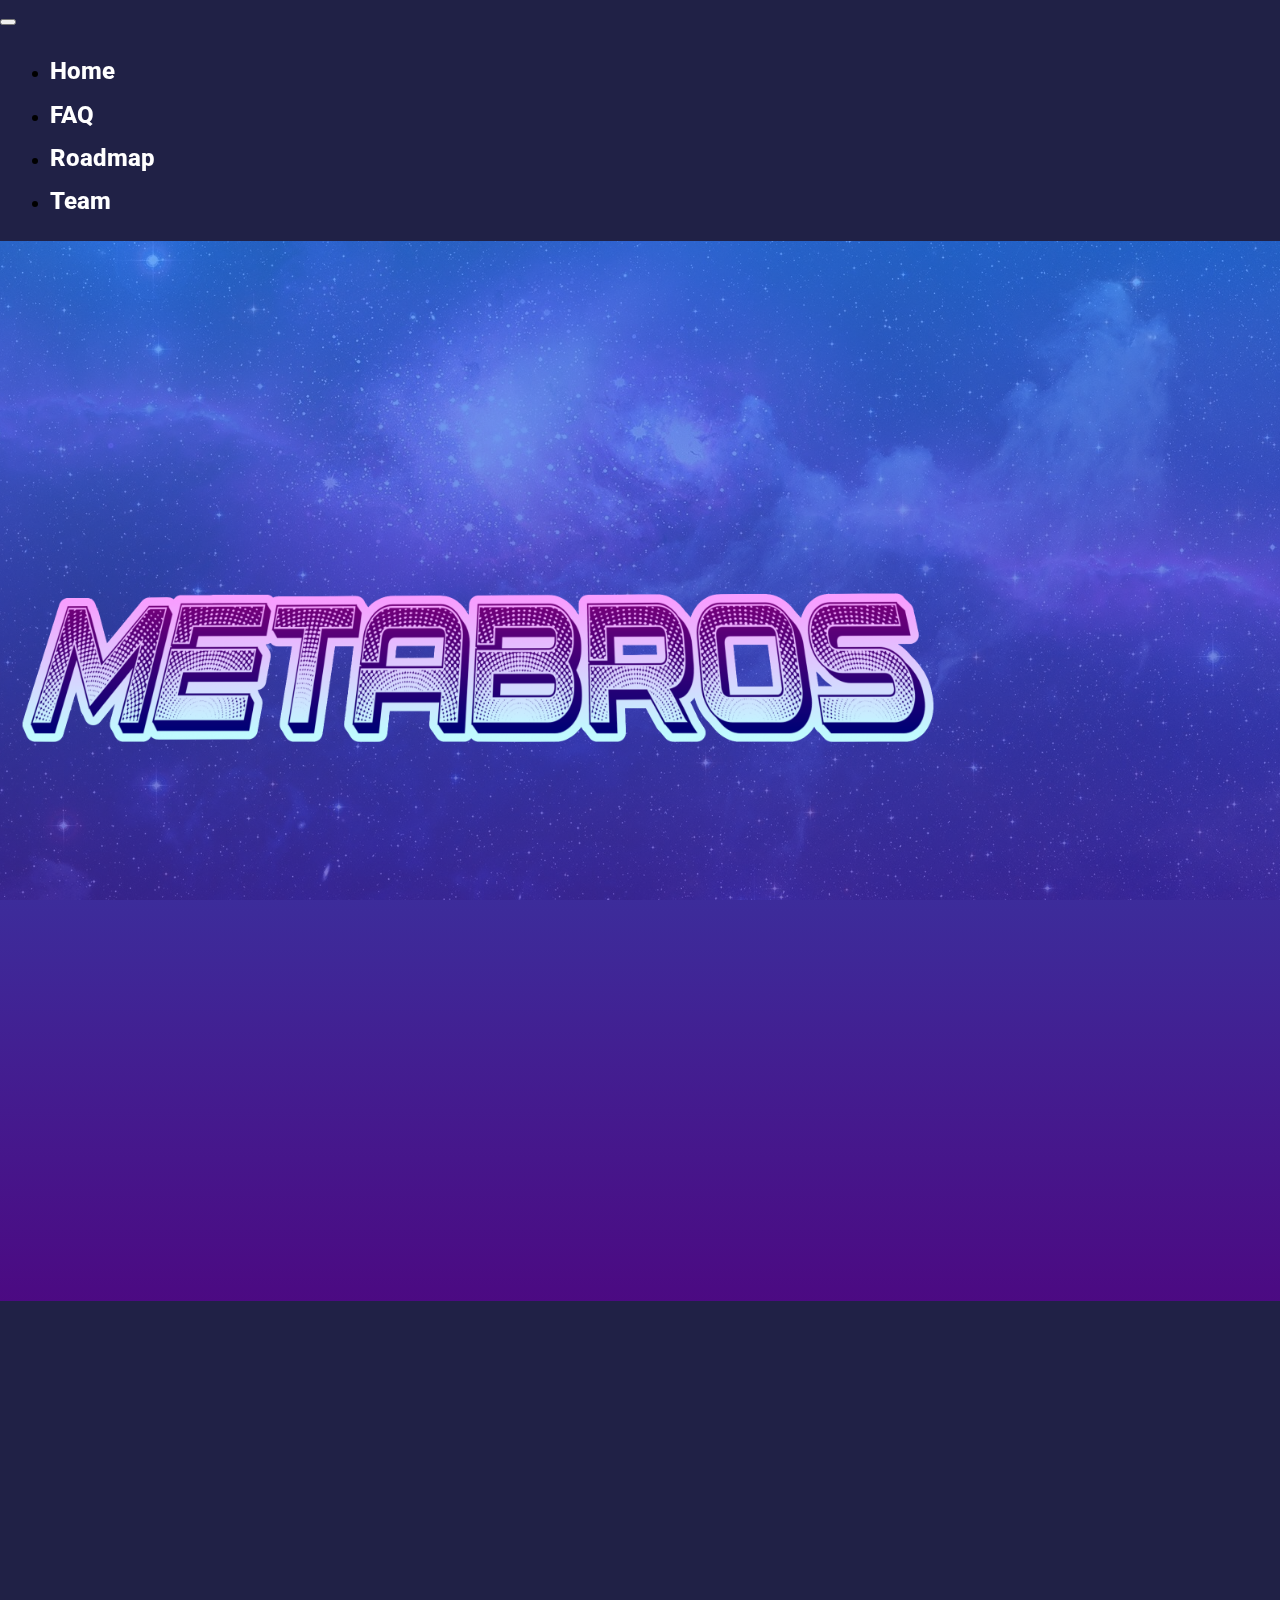
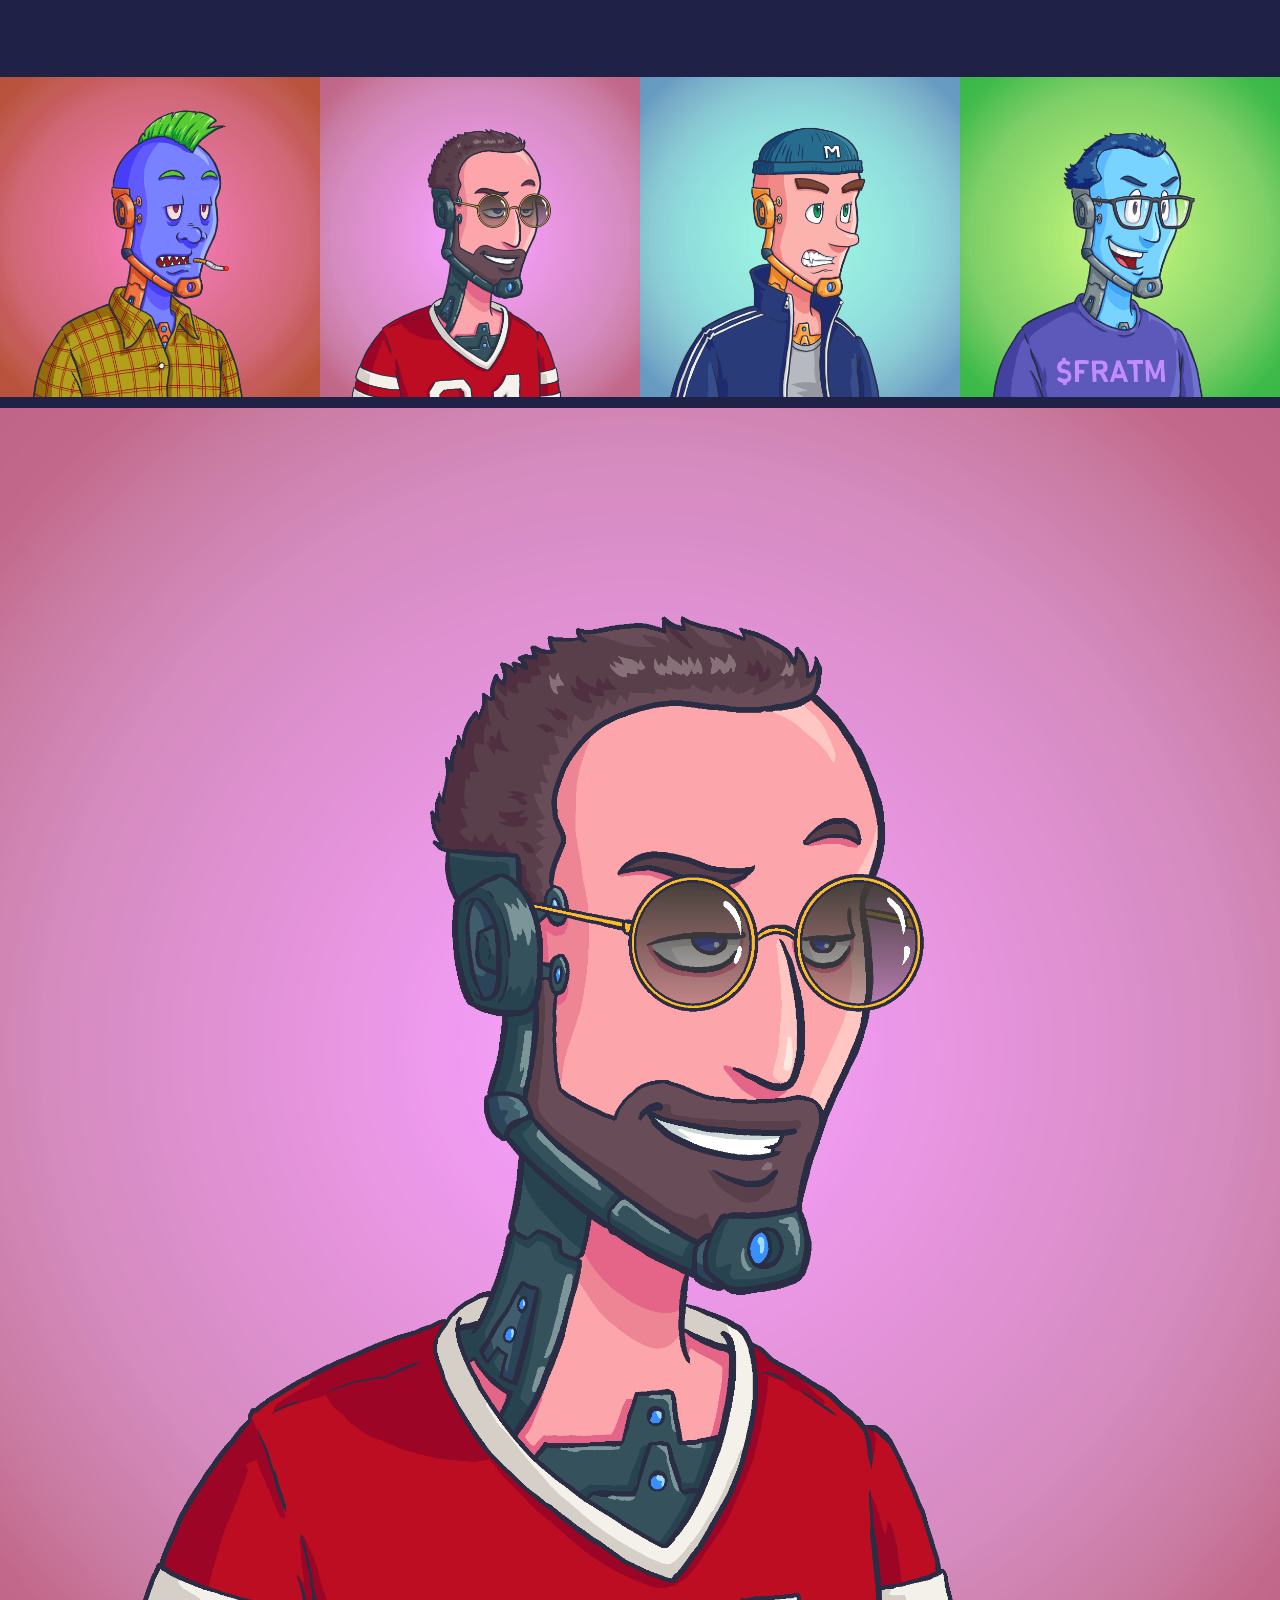
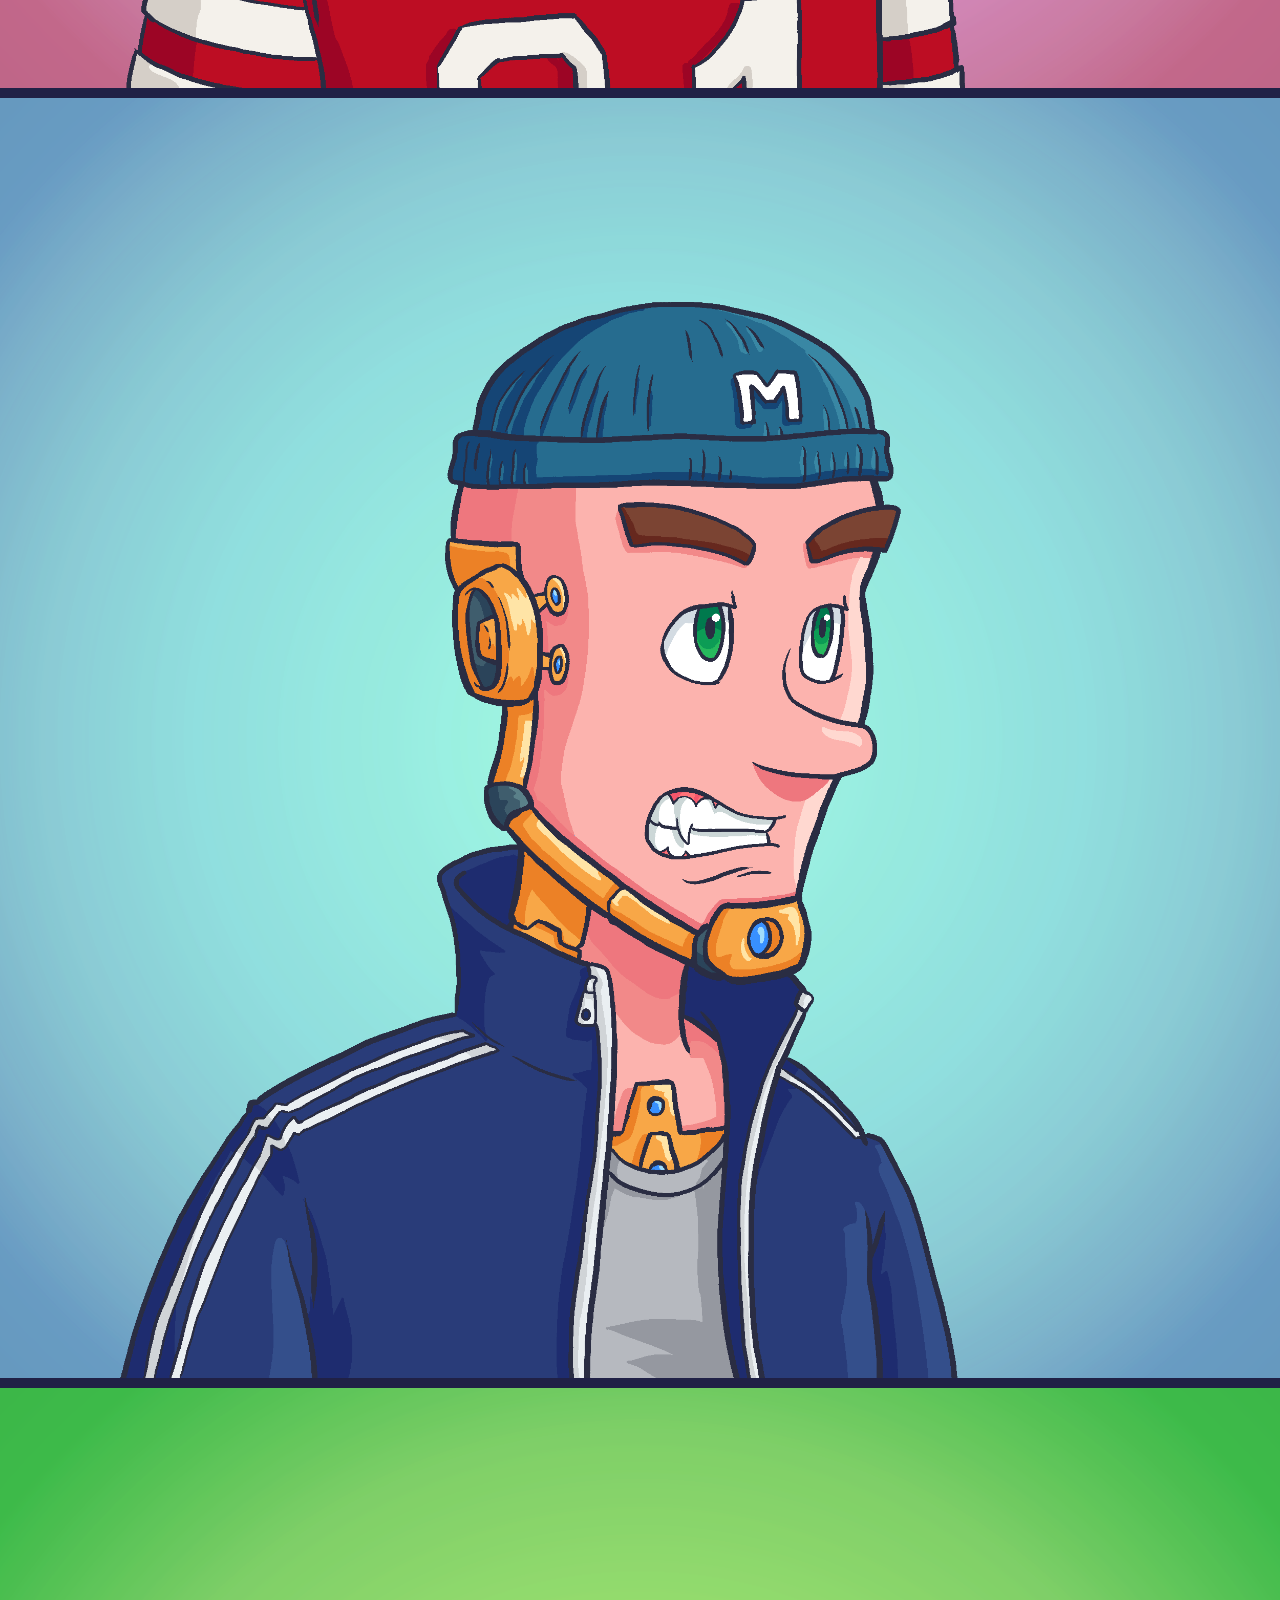
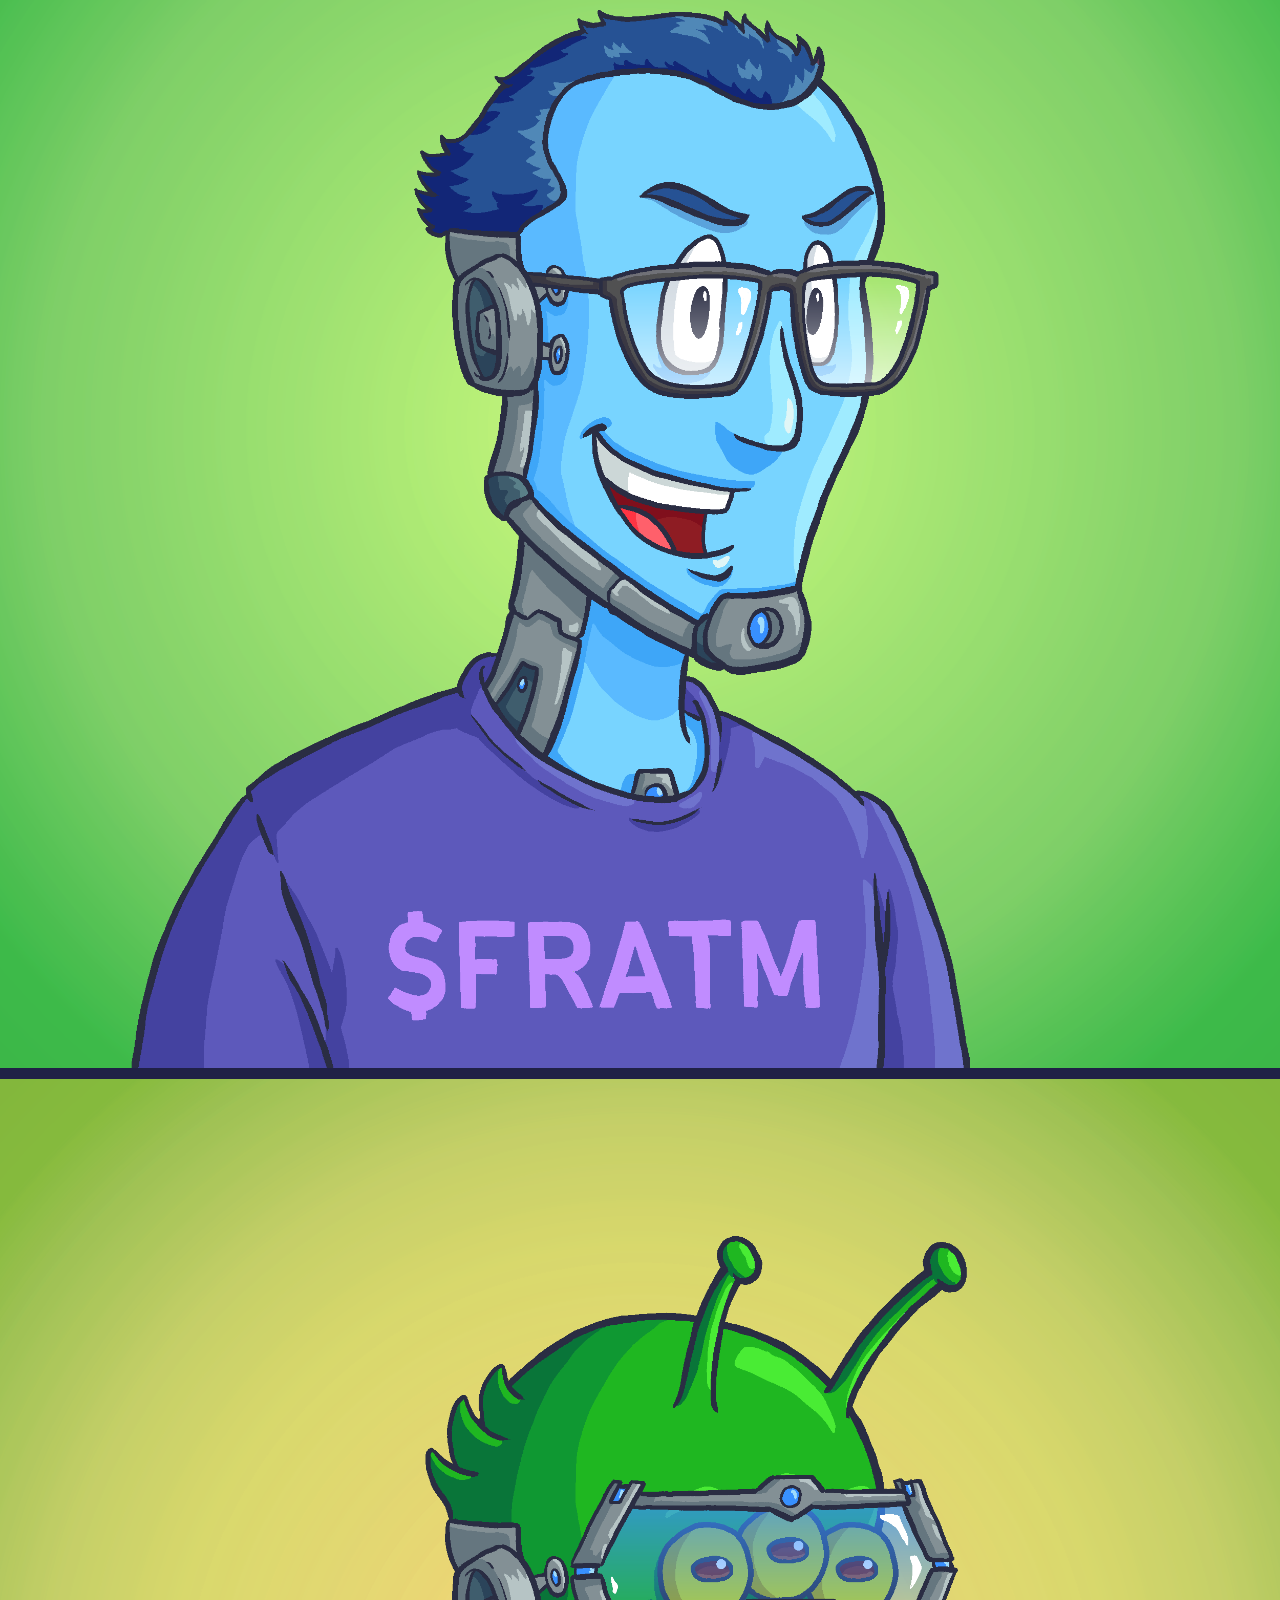
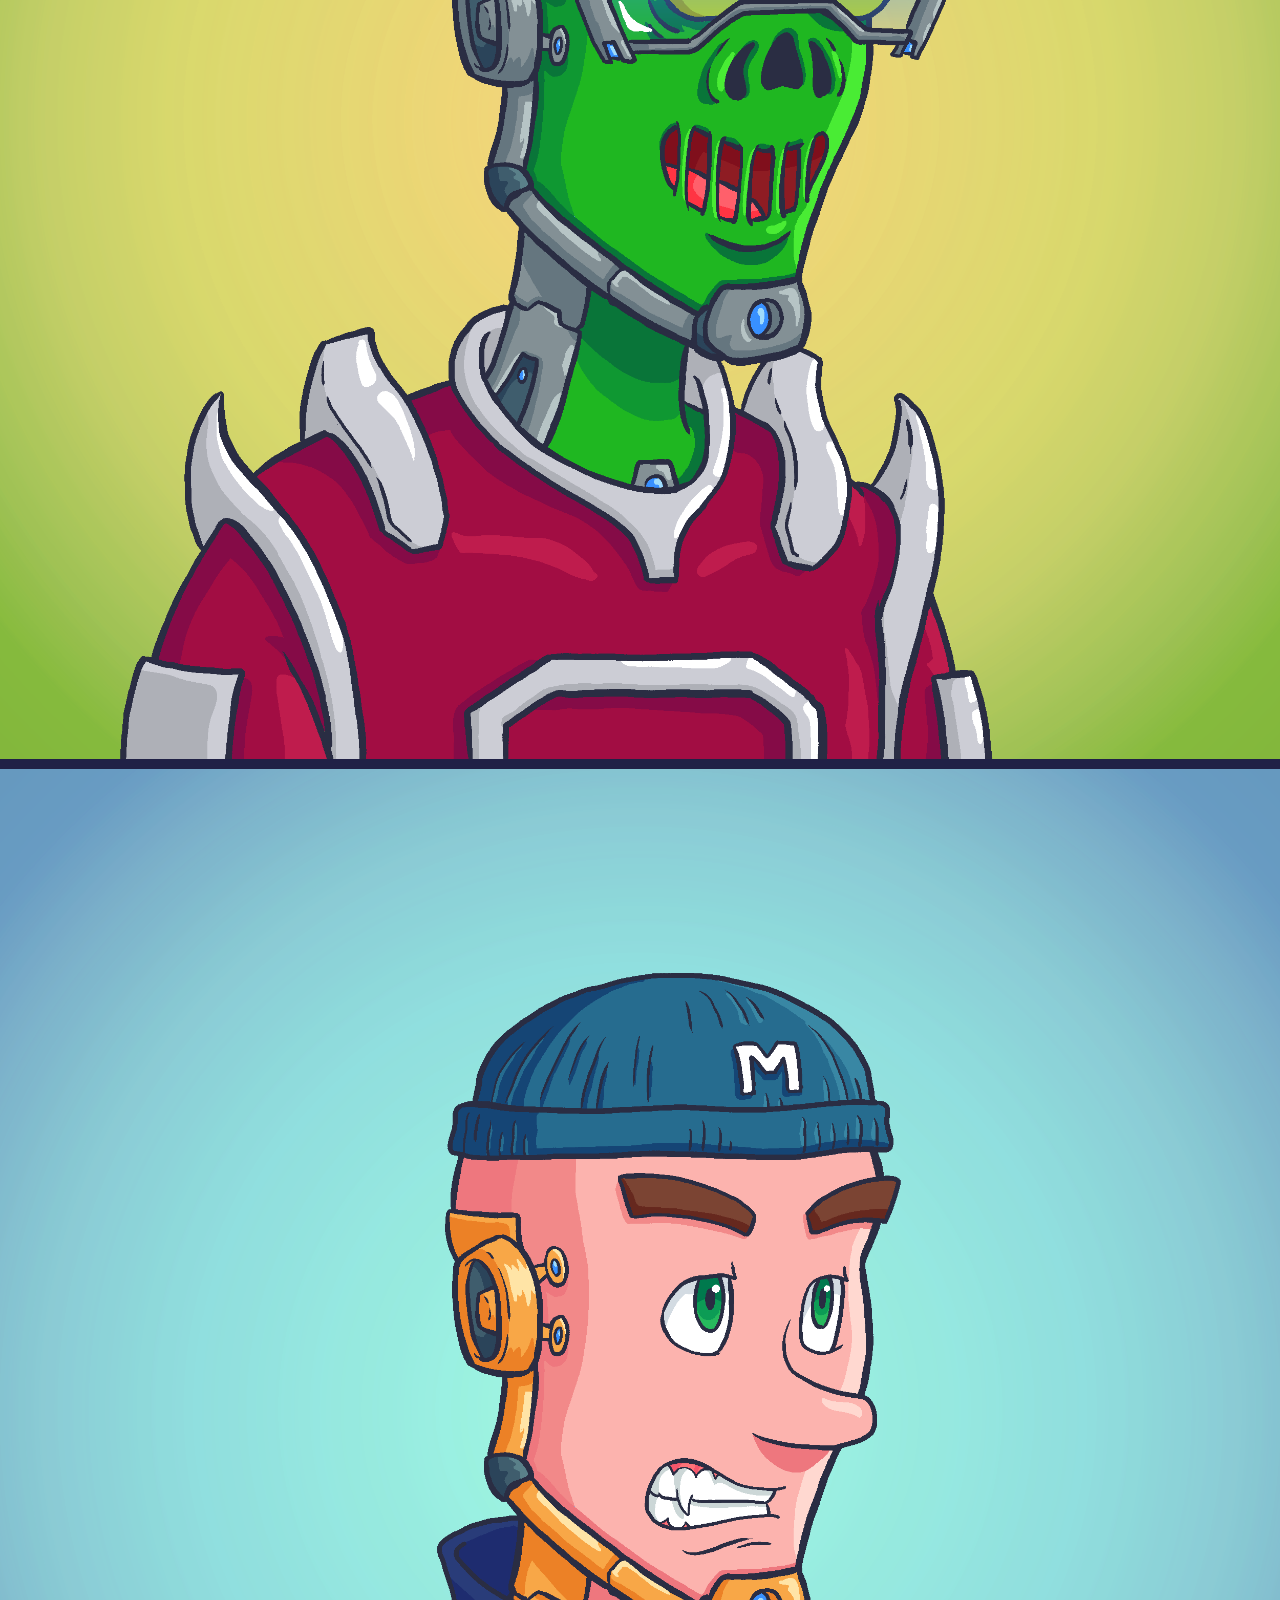
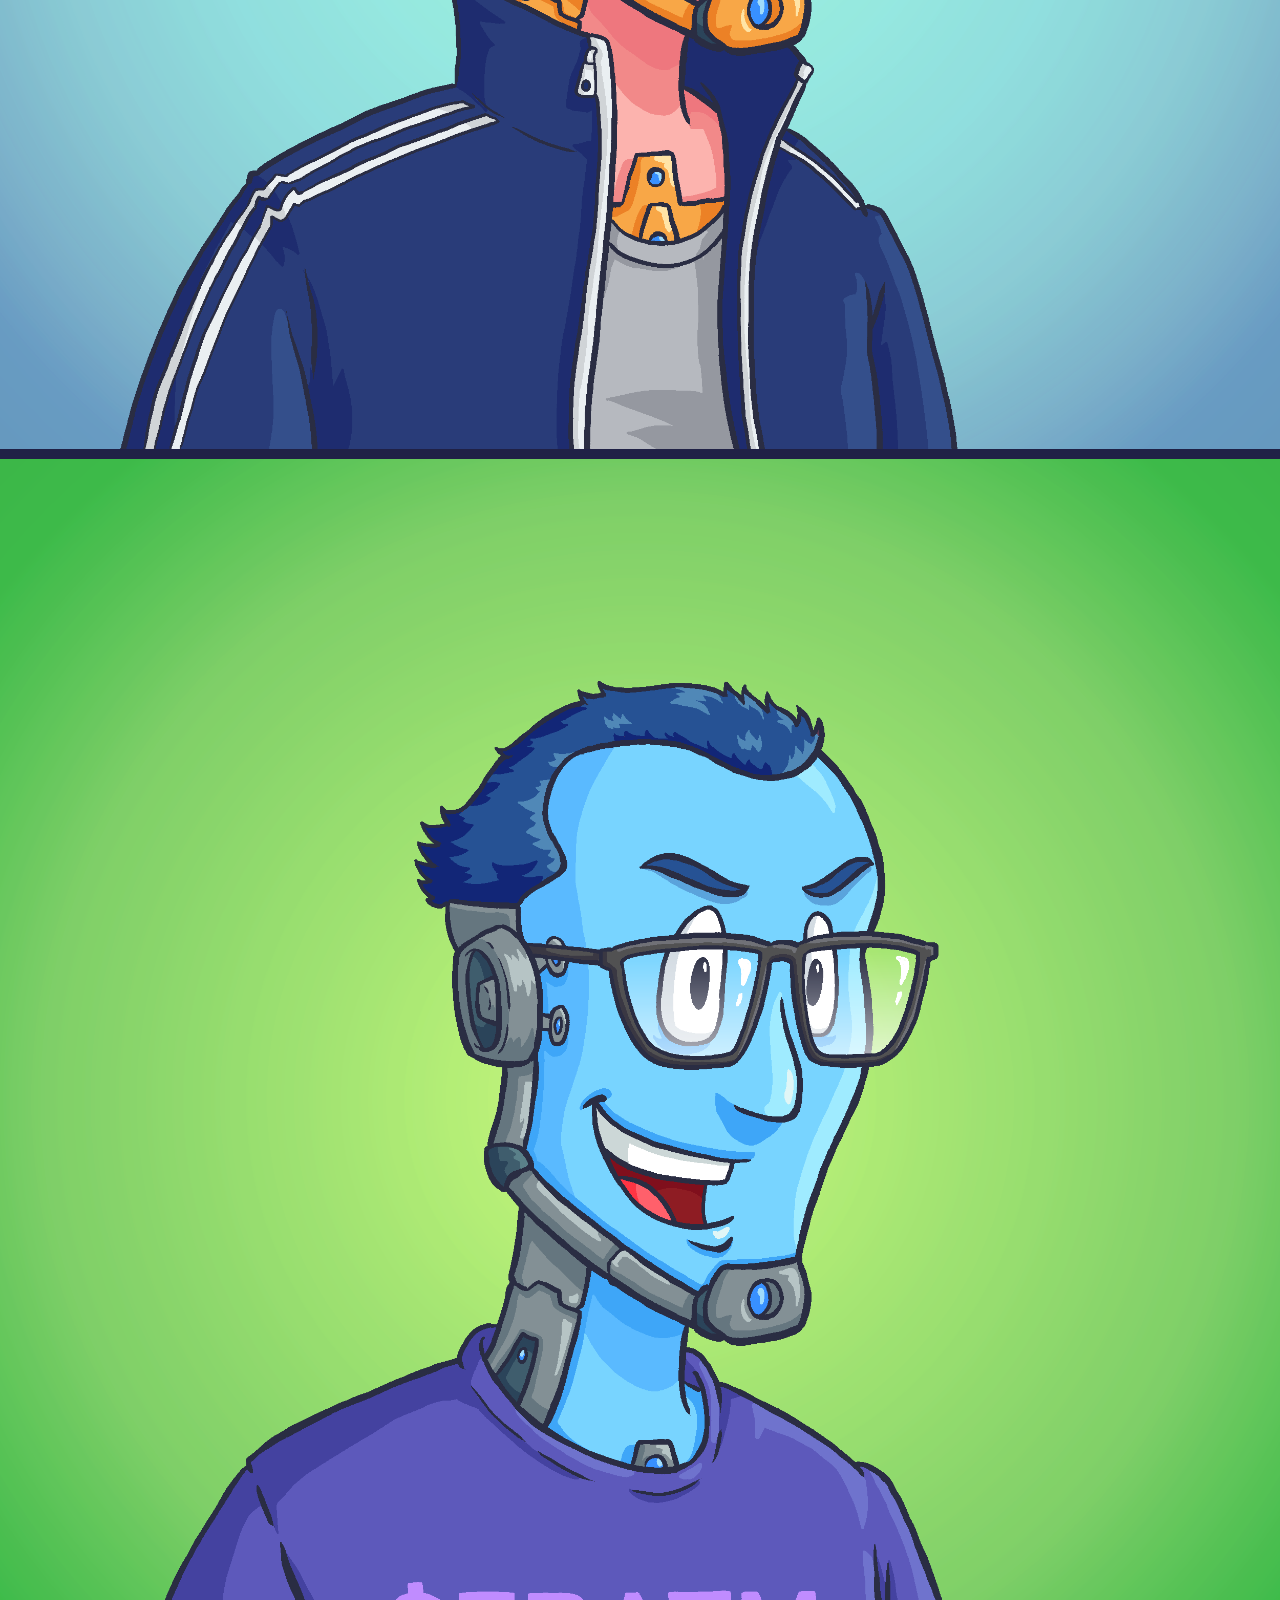
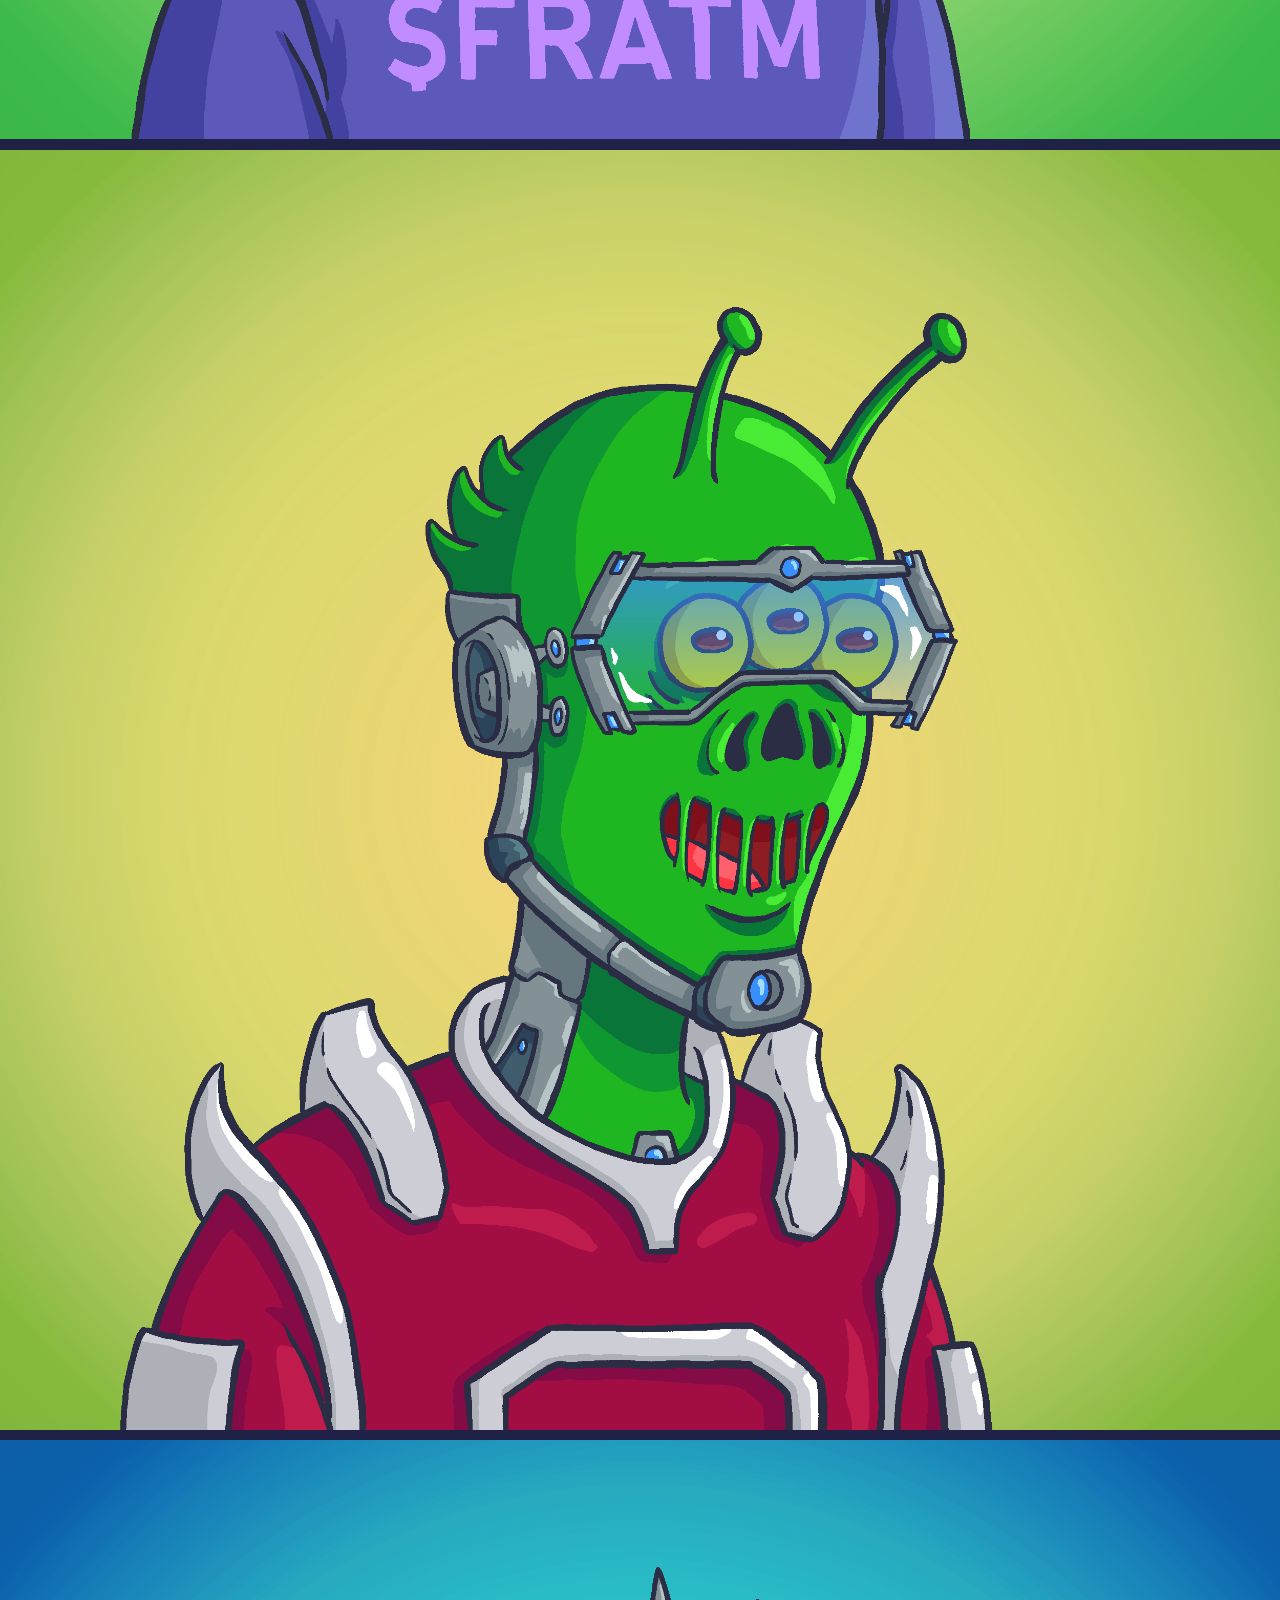
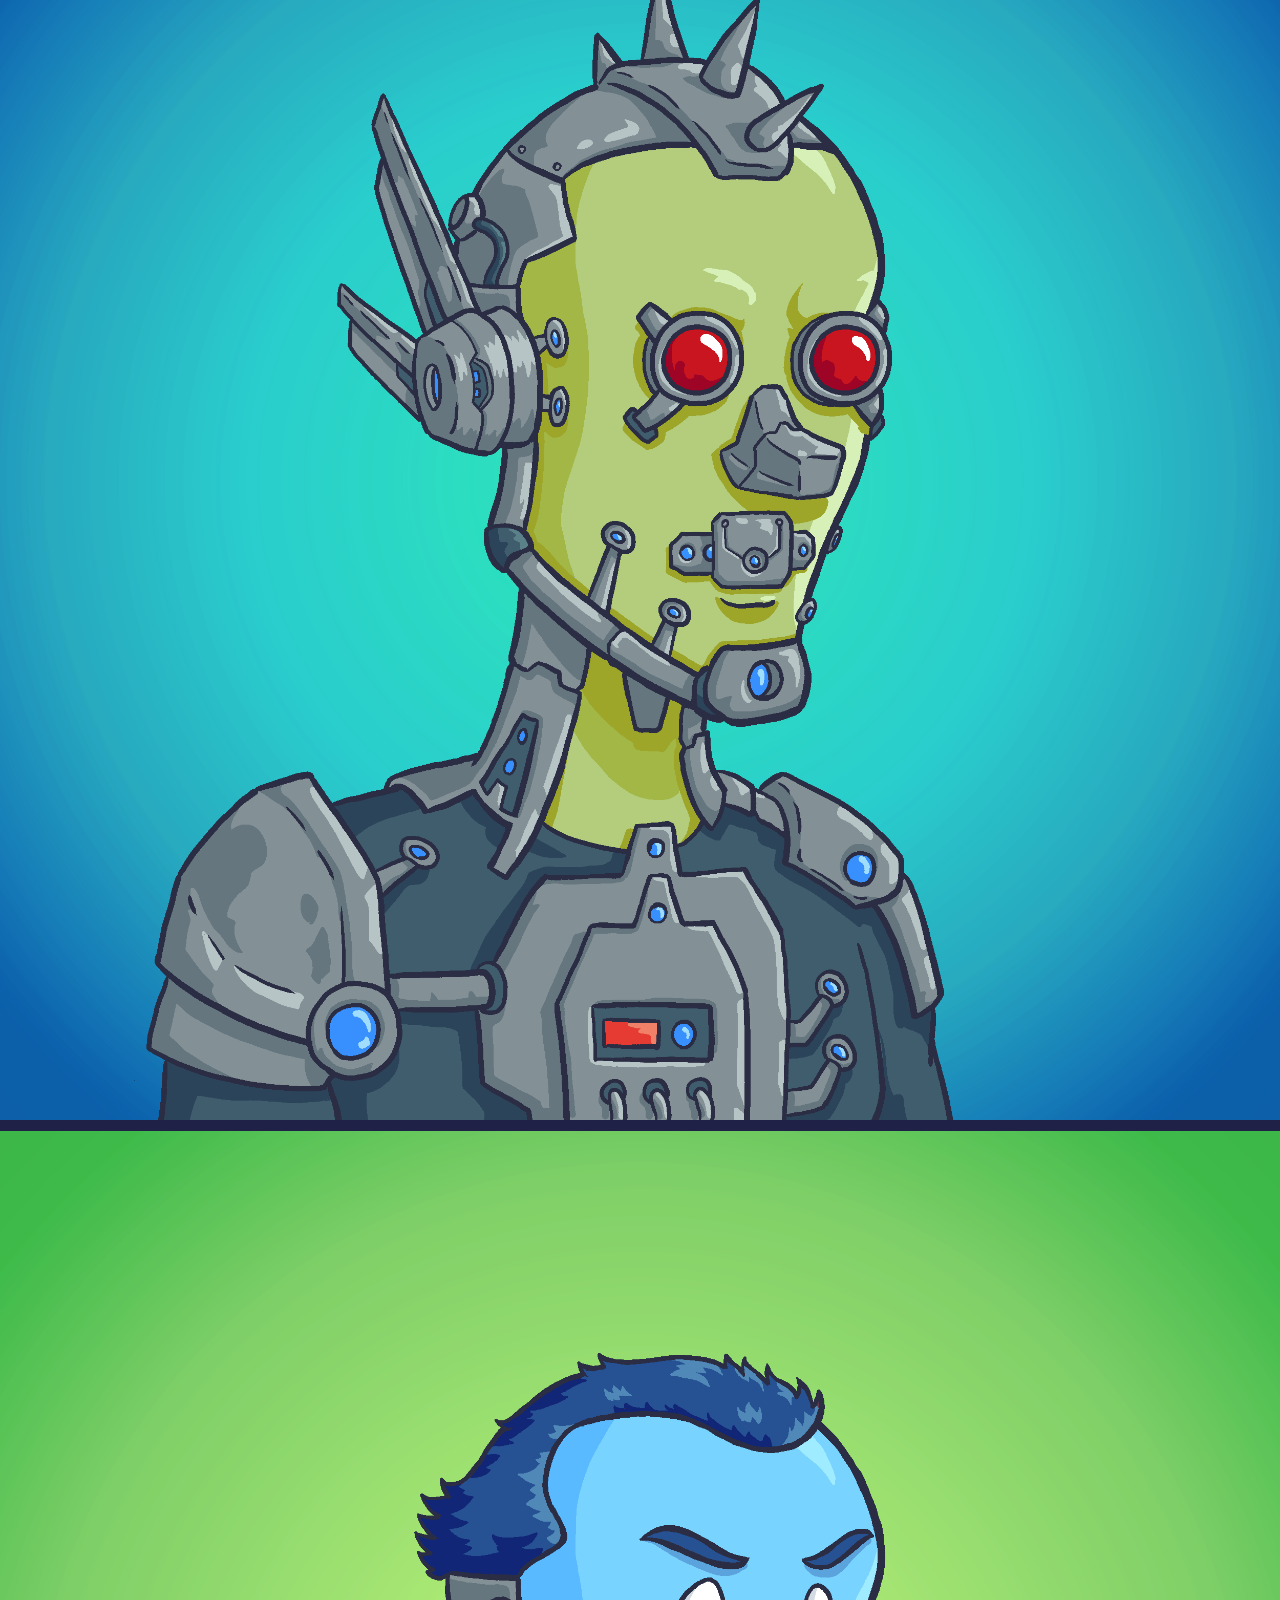
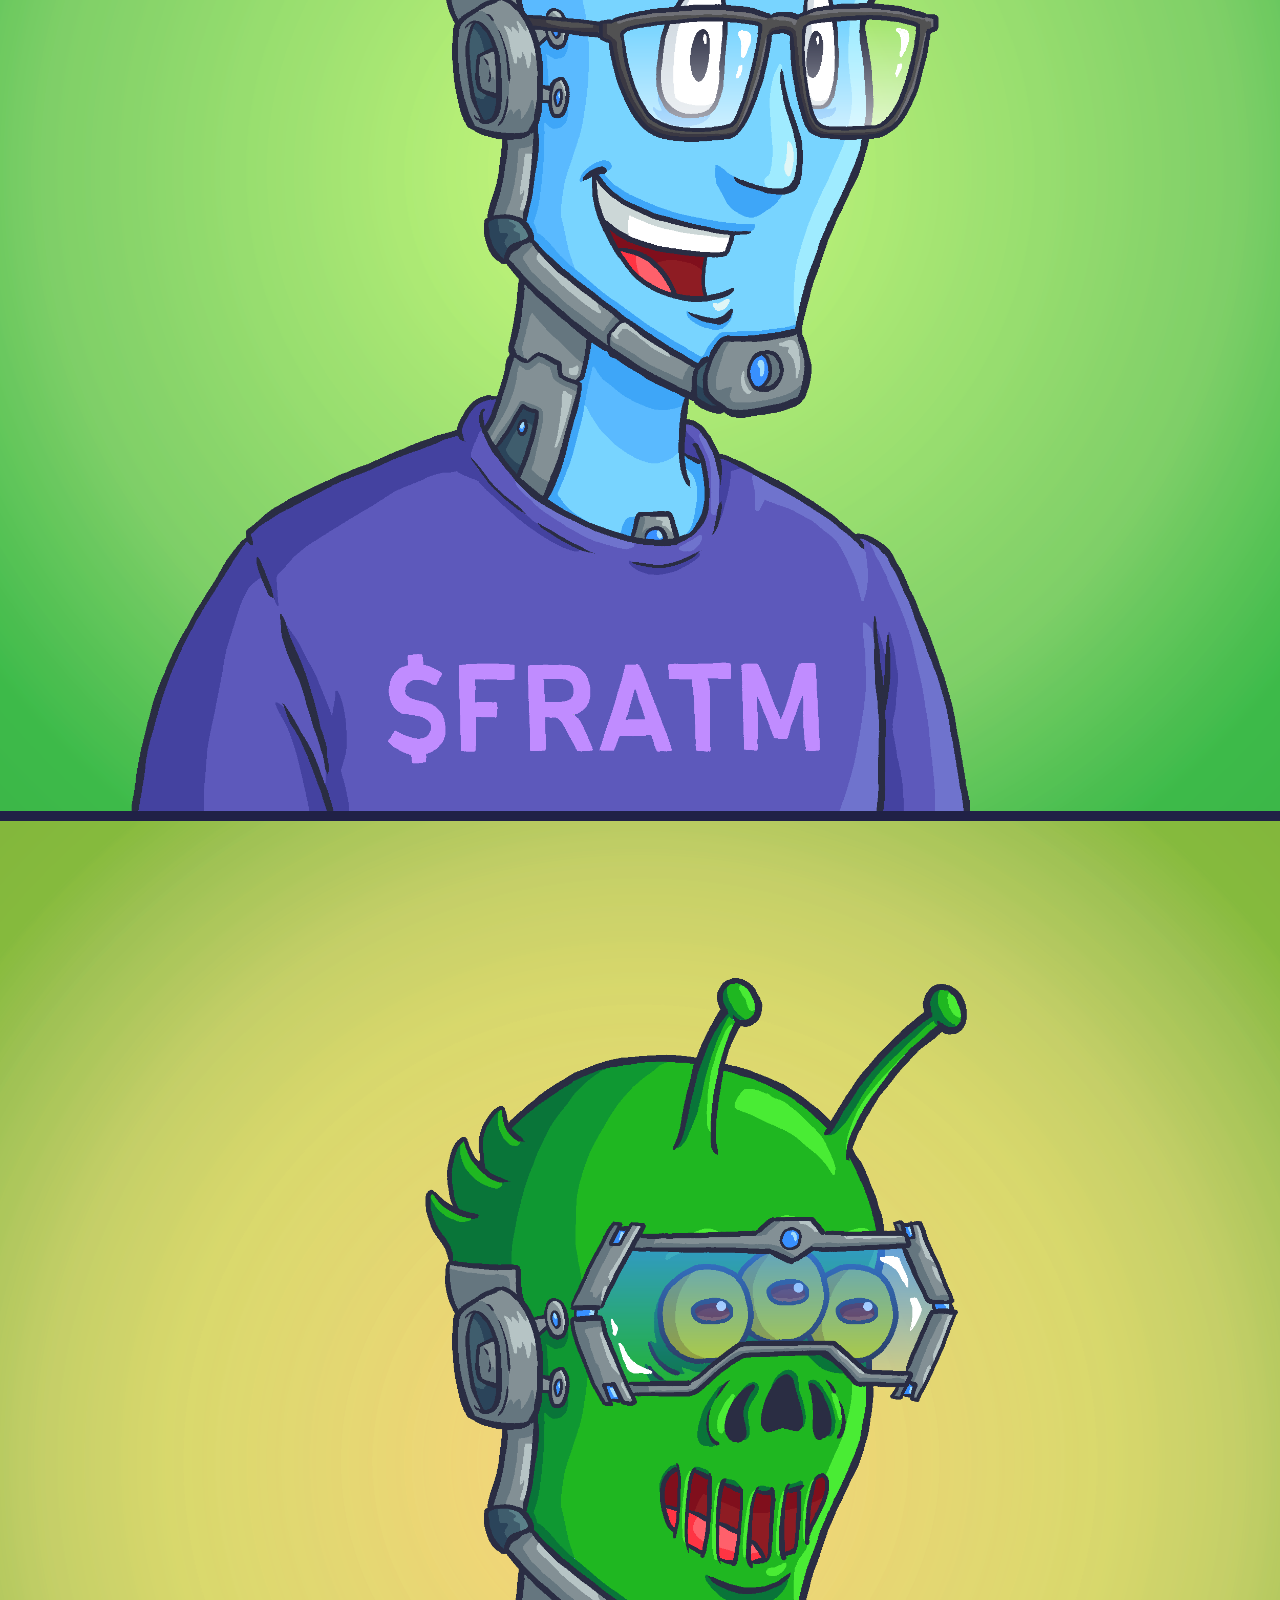
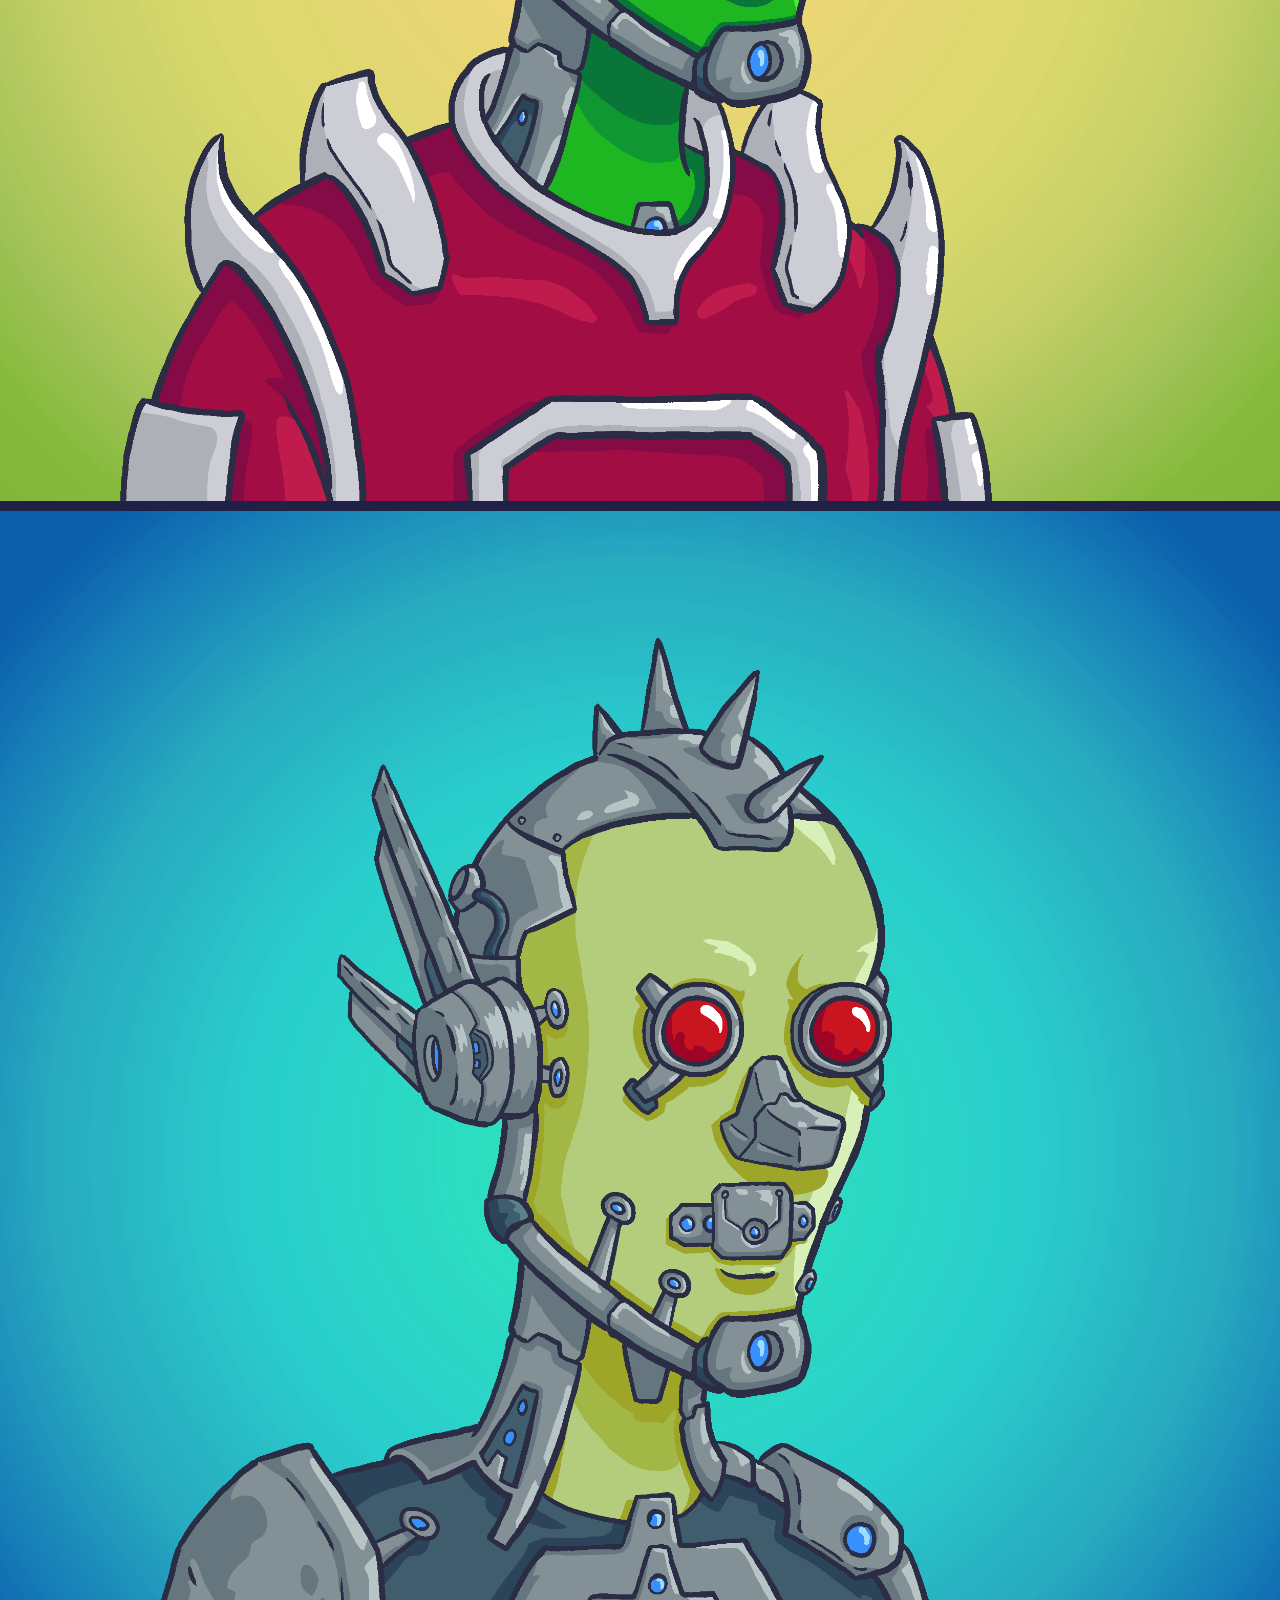
<file: WebContent/index.html>
<!doctype html>
<html lang="en">

<head>
    <!-- Required meta tags -->
    <meta charset="utf-8">
    <meta name="viewport" content="width=device-width, initial-scale=1">

    <!-- Bootstrap CSS -->
    <link href="https://cdn.jsdelivr.net/npm/bootstrap@5.1.3/dist/css/bootstrap.min.css" rel="stylesheet" integrity="sha384-1BmE4kWBq78iYhFldvKuhfTAU6auU8tT94WrHftjDbrCEXSU1oBoqyl2QvZ6jIW3" crossorigin="anonymous">

    <link href="https://unpkg.com/aos@2.3.1/dist/aos.css" rel="stylesheet">

    <link rel="stylesheet" href="css/style.css">
    <link rel="stylesheet" href="css/line-icons.css">
    <link href='https://unpkg.com/boxicons@2.1.2/css/boxicons.min.css' rel='stylesheet'>

    <title>Metabros NFT</title>
</head>

<body data-bs-spy="scroll" data-bs-target=".navbar">

    <!-- navbar -->
    <nav class="navbar fixed-top navbar-expand-lg navbar-dark bg-transparent" data-aos="fade-down">
        <div class="container-fluid">
            <button class="navbar-toggler" type="button" data-bs-toggle="collapse" data-bs-target="#navbarNav" aria-controls="navbarNav" aria-expanded="false" aria-label="Toggle navigation">
            <span class="navbar-toggler-icon"></span>
          </button>
            <div class="collapse navbar-collapse" id="navbarNav">
                <ul class="navbar-nav ms-auto">
                    <li class="nav-item">
                        <a class="nav-link" href="#home">Home</a>
                    </li>
                    <li class="nav-item">
                        <a class="nav-link" href="#faq">FAQ</a>
                    </li>
                    <li class="nav-item">
                        <a class="nav-link" href="#roadmap">Roadmap</a>
                    </li>
                    <li class="nav-item">
                        <a class="nav-link" href="#team">Team</a>
                    </li>
                </ul>
            </div>
        </div>
    </nav>

    <!-- hero -->
    <section id="home" class="bg-cover hero-section" style="background-image: url('images/stars_bk.jpg');">
        <div class="overlay"></div>
        <div class="container text-white text-center">
            <div class="row mb-4">
                <div class="col-12">
                    <img class="title_img" src="images/logo2.png" data-aos="zoom-in">
                </div>
            </div>
            <div class="row">
                <div class="col-12">
                    <h1 class="display-4" data-aos="zoom-in">
                        The NFT collection from space!
                    </h1>
                    <p class="my-4" data-aos="fade-up">Collect the crazy Metabros dudes and earn tokens staking them in our Metaverse</p>
                    <a href="#" class="btn btn-main" data-aos="fade-up">Join the Syndicate</a>
                </div>
            </div>
        </div>

    </section>

    <!-- socials -->
    <section id="socials" class="socials text-white text-center">
        <div class="container text-center">
            <div class="row text-center" data-aos="fade-up">
                <div class="col-4">
                    <a href="https://discord.gg/9yqrhfcGdm" target="_blank"><i class='bx bxl-discord-alt'></i></a>
                </div>
                <div class="col-4">
                    <a href="https://twitter.com/MetaBrosGalaxy" target="_blank"><i class='bx bxl-twitter' ></i></a>
                </div>
                <div class="col-4">
                    <a href="#"><i class='bx bxl-facebook-circle' ></i></a>
                </div>
            </div>
        </div>
        </div>
    </section>


    <!-- carousel -->
    <div class="container text-center mt-0 mb-5">
        <div class="row mx-auto my-auto justify-content-center">
            <div id="metabros_carousel" class="carousel slide" data-bs-ride="carousel" data-bs-interval="2000">
                <div class="carousel-inner" role="listbox">
                    <div class="carousel-item active">
                        <div class="col-md-3">
                            <div class="card">
                                <div class="card-img">
                                    <img src="images/metabros2.png" class="img-fluid">
                                </div>
                            </div>
                        </div>
                    </div>
                    <div class="carousel-item">
                        <div class="col-md-3">
                            <div class="card">
                                <div class="card-img">
                                    <img src="images/metabros3.png" class="img-fluid">
                                </div>
                            </div>
                        </div>
                    </div>
                    <div class="carousel-item">
                        <div class="col-md-3">
                            <div class="card">
                                <div class="card-img">
                                    <img src="images/metabros4.png" class="img-fluid">
                                </div>
                            </div>
                        </div>
                    </div>
                    <div class="carousel-item">
                        <div class="col-md-3">
                            <div class="card">
                                <div class="card-img">
                                    <img src="images/metabros1.png" class="img-fluid">
                                </div>
                            </div>
                        </div>
                    </div>
                    <div class="carousel-item">
                        <div class="col-md-3">
                            <div class="card">
                                <div class="card-img">
                                    <img src="images/metabros5.png" class="img-fluid">
                                </div>
                            </div>
                        </div>
                    </div>
                    <div class="carousel-item">
                        <div class="col-md-3">
                            <div class="card">
                                <div class="card-img">
                                    <img src="images/metabros6.png" class="img-fluid">
                                </div>
                            </div>
                        </div>
                    </div>
                </div>
                <a class="carousel-control-prev bg-transparent w-aut" href="#metabros_carousel" role="button" data-bs-slide="prev">
                    <span class="carousel-control-prev-icon" aria-hidden="true"></span>
                </a>
                <a class="carousel-control-next bg-transparent w-aut" href="#metabros_carousel" role="button" data-bs-slide="next">
                    <span class="carousel-control-next-icon" aria-hidden="true"></span>
                </a>
            </div>
        </div>

    </div>


    <!-- faq -->
    <section id="faq" class="faq text-white">

        <div class="container text-center">

            <div class="row">
                <div class="col-12 section-intro text-center" data-aos="fade-up">
                    <h1>FAQ</h1>
                    <div class="divider"></div>
                    <p>All you need to know about MetaBros</p>
                </div>
            </div>
            <div class="row">
                <div class="accordion" id="accordionExample" data-aos="fade-up">
                    <div class="accordion-item">
                        <h2 class="accordion-header" id="headingOne">
                            <button class="accordion-button collapsed" type="button" data-bs-toggle="collapse" data-bs-target="#collapseOne" aria-expanded="false" aria-controls="collapseOne">
                            What are MetaBros?
                        </button>
                        </h2>
                        <div id="collapseOne" class="accordion-collapse collapse" aria-labelledby="headingOne" data-bs-parent="#accordionExample">
                            <div class="accordion-body">
                                MetaBros is a collection of unique, hand drawn and algorithmically generated NFTs on the Terra blockchain.<br/>They are part of the Syndicate, a gang of pioneers and explorers of the Metaverse living in the MetaGalaxy.
                            </div>
                        </div>
                    </div>
                    <div class="accordion-item">
                        <h2 class="accordion-header" id="headingTwo">
                            <button class="accordion-button collapsed" type="button" data-bs-toggle="collapse" data-bs-target="#collapseTwo" aria-expanded="false" aria-controls="collapseTwo">
                                Why own a MetaBros?
                        </button>
                        </h2>
                        <div id="collapseTwo" class="accordion-collapse collapse" aria-labelledby="headingTwo" data-bs-parent="#accordionExample">
                            <div class="accordion-body">
                                Owning a MetaBros means being part of a community, a family and a movement. We highly believe in the development and the infinite potential of the blockchain, the crypto and the Metaverse.
                                <br/><br/> More than that, your MetaBros will have a crucial role into the whole evolution of the project. Being able to boost their productions gathering tokens and resources and to craft and build bots and much more.
                            </div>
                        </div>
                    </div>
                    <div class="accordion-item">
                        <h2 class="accordion-header" id="headingThree">
                            <button class="accordion-button collapsed" type="button" data-bs-toggle="collapse" data-bs-target="#collapseThree" aria-expanded="false" aria-controls="collapseThree">
                                How do they look?
                        </button>
                        </h2>
                        <div id="collapseThree" class="accordion-collapse collapse" aria-labelledby="headingThree" data-bs-parent="#accordionExample">
                            <div class="accordion-body">
                                Very cool! MetaBros are hybrids human/alien-bots. Even though they have a common FRATM Corp. hardware, they are customized with lots of interesting traits including backgrounds, skin tones, hairs, eyes, mouths, beards, accessories and clothes to make your MetaBros
                                totally unique, to show off around and to be used as avatar as well!
                            </div>
                        </div>
                    </div>

                    <div class="accordion-item">
                        <h2 class="accordion-header" id="headingFour">
                            <button class="accordion-button collapsed" type="button" data-bs-toggle="collapse" data-bs-target="#collapseFour" aria-expanded="false" aria-controls="collapseFour">
                                What's the story behind MetaBros?
                        </button>
                        </h2>
                        <div id="collapseFour" class="accordion-collapse collapse" aria-labelledby="headingFour" data-bs-parent="#accordionExample">
                            <div class="accordion-body">
                                <b>The story</b><br/>The FRATM Corp. is one of the biggest organizations of the MetaGalaxy. They stirred up a Financial Revolution during last years, fighting against the most powerful companies of the MetaGalaxy and claiming territories all over the planets, with the intention of defending people against manipulation and speculation of the evil corporations. 
                                        FRATM Corp. is also the creator of the <i>MetaBros hybrids</i>, a new concept designed exclusively by the FRATM engineers: revolutionary people of the MetaGalaxy got the last Fierr Z125 hardware installed into their body completely for free, making them powerful, strong and even... immortal (?). As per today, only the Males hardware is available, but someone says that the FRATM engineers are working on the Z126 model for revolutionary sisters, but this is yet to be confirmed... <br/><br/>

                                <b>The Syndicate</b><br/>
                                <p>The most valuable MetaBros are part of "the Syndicate" the organization created by the FRATM Corp. Mercenaries, Pirates, Explorers, but also Engineers, Doctors, Pilots etc.
                                     Everyone can be part of the Syndicate as long as their main goal is to rule over the MetaGalaxy and take over the whole Metaverse. 
                                     The Syndicate is governed by a DAO made by the elite of the MetaBros. To join the DAO a MetaBros should be a land owner and/or contributing with $FRATM Tokens into the pool that contributes to balance the whole infrastracture that holds together the planets controlled by the FRATM Corp. and the lands owned by the MetaBros (you!).</div>
                        </div>
                    </div>
                </div>
            </div>
        </div>

    </section>

    <!-- roadmap -->
    <section id="roadmap" class="bg-cover" style="background-image: url('images/stars_bk.jpg');">
        <div class="overlay"></div>
        <div class="container text-white text-center">
            <div class="col-12 section-intro text-center" data-aos="fade-up">
                <h1>Roadmap</h1>
                <div class="divider"></div>
            </div>
            <div class="divider"></div>
            <div class="row gy-4 mb-5" data-aos="fade-up">
                <div class="col-12 ">
                    <h2 class="text-center mb-4">Phase 1 - MetaBros minting</h2>
                    <p class="text-start">We will have our first Mint of MetaBros on a selected Terra blockchain launchpad. 
                     The mint will be divided into two/three phases (to confirm), where the first one will be for OG, the second one for whitelisted only and the third one open to the public. Keep in mind that we could decide to merge together OG and whitelist and divide the mint into two parts only. Stay tuned for updates!
                    </p>
                </div>
            </div>
            <div class="row gy-4 mb-5" data-aos="fade-up">
                <div class="col-12 text-center">
                    <h2 class="text-center mb-4">Phase 2 - Passive earning</h2>
                    <p class="text-start">In a first phase $FRATM token can be earned by staking MetaBros NFTs into our platform and/or with airdrops for MetaBros holders.
                      $FRATM is an utility token that will be needed to buy lots of different useful NFTs into our collection, to join the DAO and much more.</p>
                    <p class="text-start">MetaBros owners will be the first ones to be able to earn our token before the planet and lands come into play and they can decide to use the earned tokens to buy a land or simply to hold and/or trade it.</p>
                </div>
            </div>
            <div class="row gy-4 mb-5" data-aos="fade-up">
                <div class="col-12 text-center">
                    <h2 class="text-center mb-4">Phase 3 - Planet and lands</h2>
                    <p class="text-start">The MetaGalaxy is made of 6 known planets and 1 satellite with different characteristics.
                      We will have a mint of lands that will be randomly assigned on the different planets. You will be able to mine on those lands earning $FRATM tokens, resources, NFTs and so on. Owners of lands can set a % of fees that they can earn from people mining on their land. If you own a MetaBros you will be able to boost your mining rate on any land, plus it will give you a whitelist access to the land mint. In future lands and planets will have even more uses, establishing a DAO over the different planets with people owning the token and staking those into the pool of the planet that will be able to vote for any decision regarding the planet.
                      Lands will be minted in a limited quantity and MetaBros holders will get priority access to the mint. 
                     </p>
                </div>
            </div>
            <div class="row gy-4 mb-5" data-aos="fade-up">
                <div class="col-12 text-center">
                    <h2 class="text-center mb-4">Phase 4: Future vision</h2>
                    <p class="text-start">1. Scarcity is important to keep the value of our NFTs, MetaBros will not have more mints and they will always be unique, for new future joiners there could be the chance to buy other NFTs to join the MetaGalaxy, but the first and original MetaBros will be available only on selected secondary market on the Terra Blockchain. 
                       Within the game platform, MetaBros owners will be able to produce minibots that can be used in different play-to-own /play-to-earn games and activities and can be sold in marketplaces to future players, this will help keeping MetaBros value, while giving a chance to new users to jump in!
						<br/><br/>2. Gamification and more uses for the token. We will add different types of games available to play for tokens and NFTs, together with community activities where you can use your tokens to play with fellow community members.
						<br/><br/>3. Merchandising for NFTs owners. There will be chances to get real life clothes and some accessories (i.e. hats). Our idea is also to make MetaBros/FRATM a known brand outside our space, getting into real life but also apparel for other metaverse on Terra and other blockchains.
						<br/><br/>4. Cross Chain: The Metagalaxy is big, there are still planets and satellites to be discovered. While expanding our game and our metaverse on the Terra blockchain, the explorers will also start to find new opportunities. This could lead to the end of finding new solar systems into other blockchains. Let's take over them all!
                </div>
            </div>
        </div>
    </section>

    <!-- team -->
    <section id="team" class=" text-white text-center">
        <div class="container" data-aos="fade-up">
            <div class="row">
                <div class="col-12 section-intro text-center">
                    <h1>Meet the team</h1>
                    <div class="divider"></div>
                </div>
            </div>
            <div class="row g-4 text-start">
                <div class="col-md-4" data-aos="flip-left">
                    <div class="review p-4">
                        <div class="person">
                            <img src="images/avatar_pagos.jpg" alt="">
                            <div class="text ms-3">
                                <h6 class="mb-0">Marco Pagano</h6>
                                <small>@Pagos</small>
                            </div>
                        </div>
                        <p class="pt-4">Co-Founder, CEO, blockchain developer and programmer</p>
                    </div>
                </div>
                <div class="col-md-4" data-aos="flip-left">
                    <div class="review p-4">
                        <div class="person">
                            <img src="images/avatar_quaro.jpg" alt="">
                            <div class="text ms-3">
                                <h6 class="mb-0">Davide Quaroni</h6>
                                <small>@quaro77</small>
                            </div>
                        </div>
                        <p class="pt-4">Co-Founder, CTO, Art Director, web developer and programmer</p>

                    </div>
                </div>
                <div class="col-md-4" data-aos="flip-left">
                    <div class="review p-4">
                        <div class="person">
                            <img src="images/avatar_antos.jpg" alt="">
                            <div class="text ms-3">
                                <h6 class="mb-0">Antonio Ferone</h6>
                                <small>@Antos</small>
                            </div>
                        </div>
                        <p class="pt-4">Co-Founder, COO, financial and marketing strategist</p>

                    </div>
                </div>
            </div>
            <div class="row g-4 text-start mt-5">
                <h4 class="text-center mt-5">+ worldwide teams</h4>
            </div>
            <div class="row g-4 text-start mt-5">
                <p class="text-center">We are the founders of smartverse: a company specialized in the design, creation, development, sales and marketing of NFT and Blockchain projects.<br/>We collaborate with other companies and team members all around the world.<br/>Want
                    to be one of us and/or collaborate with us? Let’s talk about it! Write an email to: <a href="mailto:join@smartverse.dev">join@smartverse.dev</a>
                    <br/>For business proposals: <a href="mailto:business@smartverse.dev">business@smartverse.dev</a> </p>
            </div>
        </div>
        </div>
        </div>
    </section>

    <!-- footer -->
    <footer class="py-4">
        <div class="container">
            <div class="row">
                <div class="mt-6 text-center">
                    <p class="mb-0">Copyright 2022 - smartverse srl</p>
                </div>
                <div class="mt-6 text-center">
                    <div>
                        <a href="https://discord.gg/9yqrhfcGdm" target="_blank"> <i class='bx bxl-discord-alt'></i></a>
                        <a href="https://twitter.com/MetaBrosGalaxy" target="_blank"><i class='bx bxl-twitter' ></i></a>
                        <a href="#"><i class='bx bxl-facebook-circle' ></i></a>
                    </div>

                </div>
            </div>
        </div>
    </footer>

    <script src=" https://cdn.jsdelivr.net/npm/bootstrap@5.1.3/dist/js/bootstrap.bundle.min.js " integrity="sha384-ka7Sk0Gln4gmtz2MlQnikT1wXgYsOg+OMhuP+IlRH9sENBO0LRn5q+8nbTov4+1p " crossorigin="anonymous "></script>
    <script src="https://unpkg.com/aos@2.3.1/dist/aos.js"></script>
    <script src="js/app.js"></script>
</body>

</html>
</file>
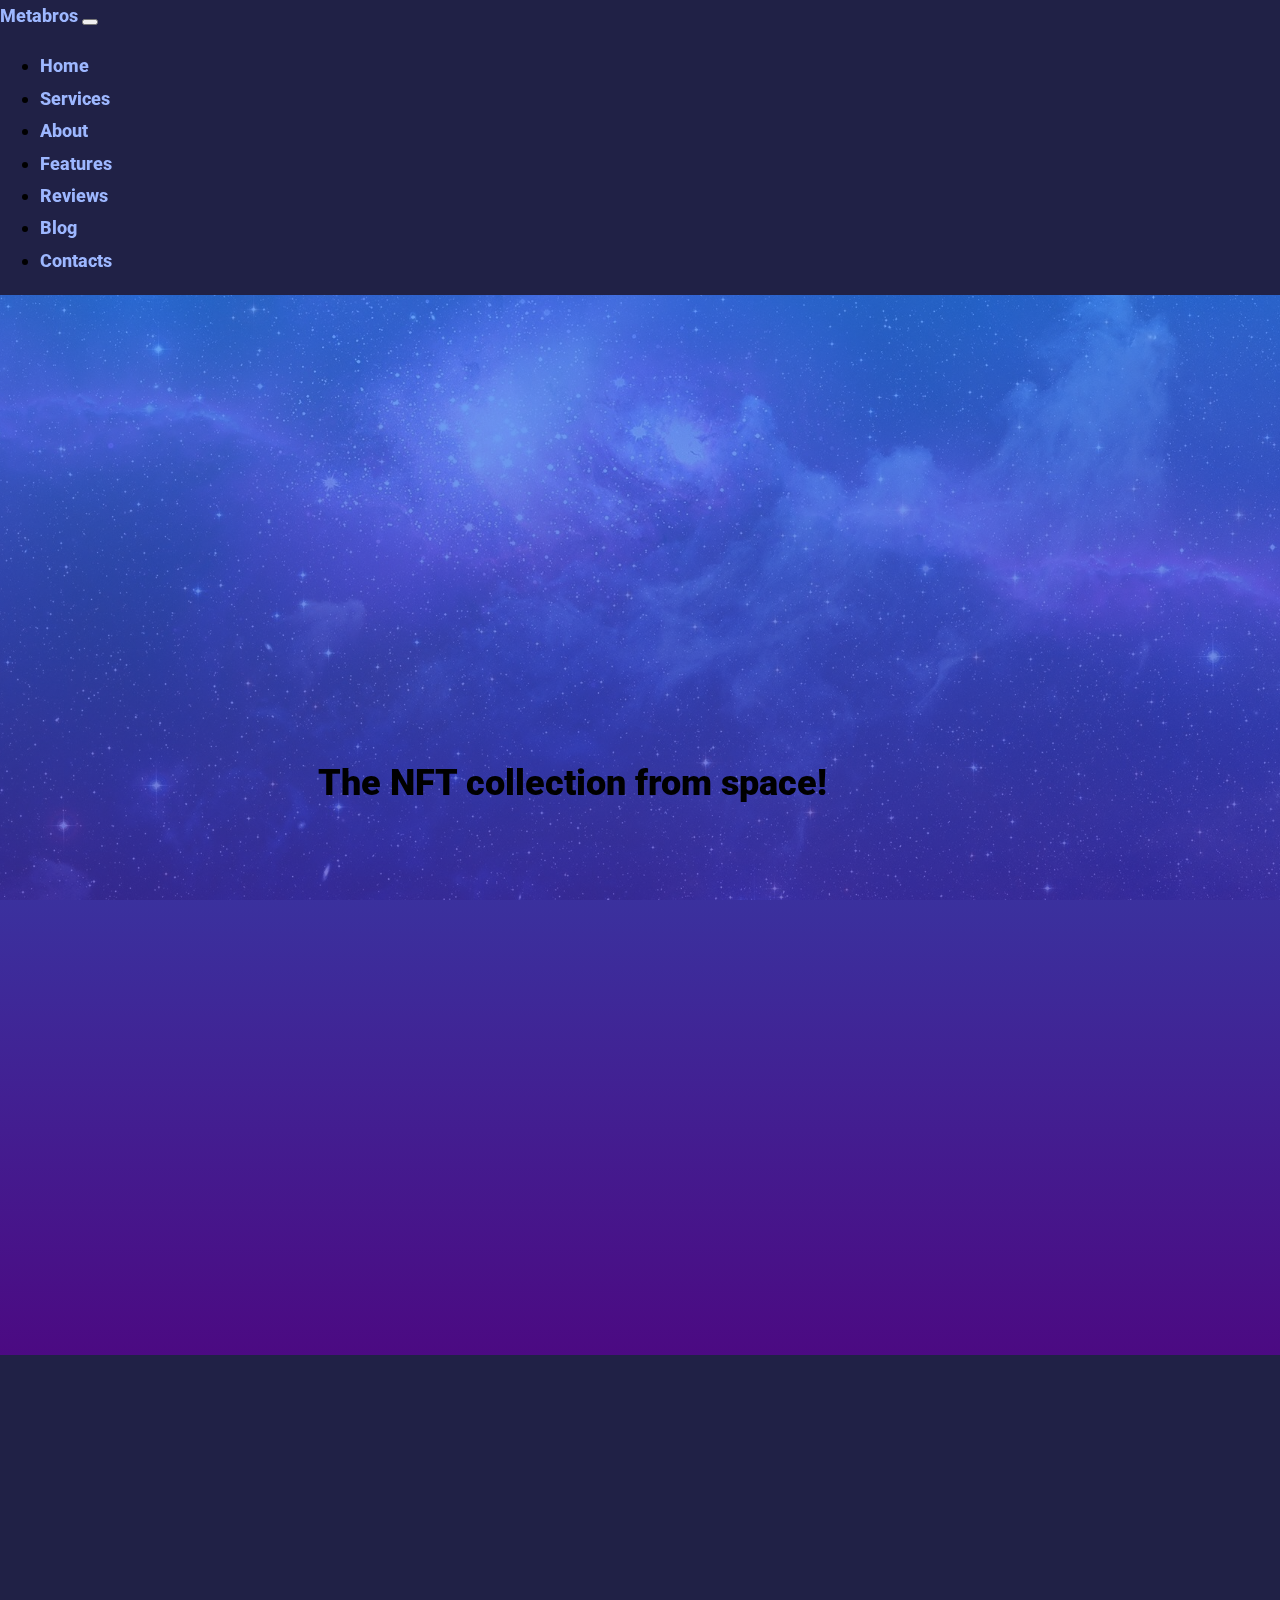
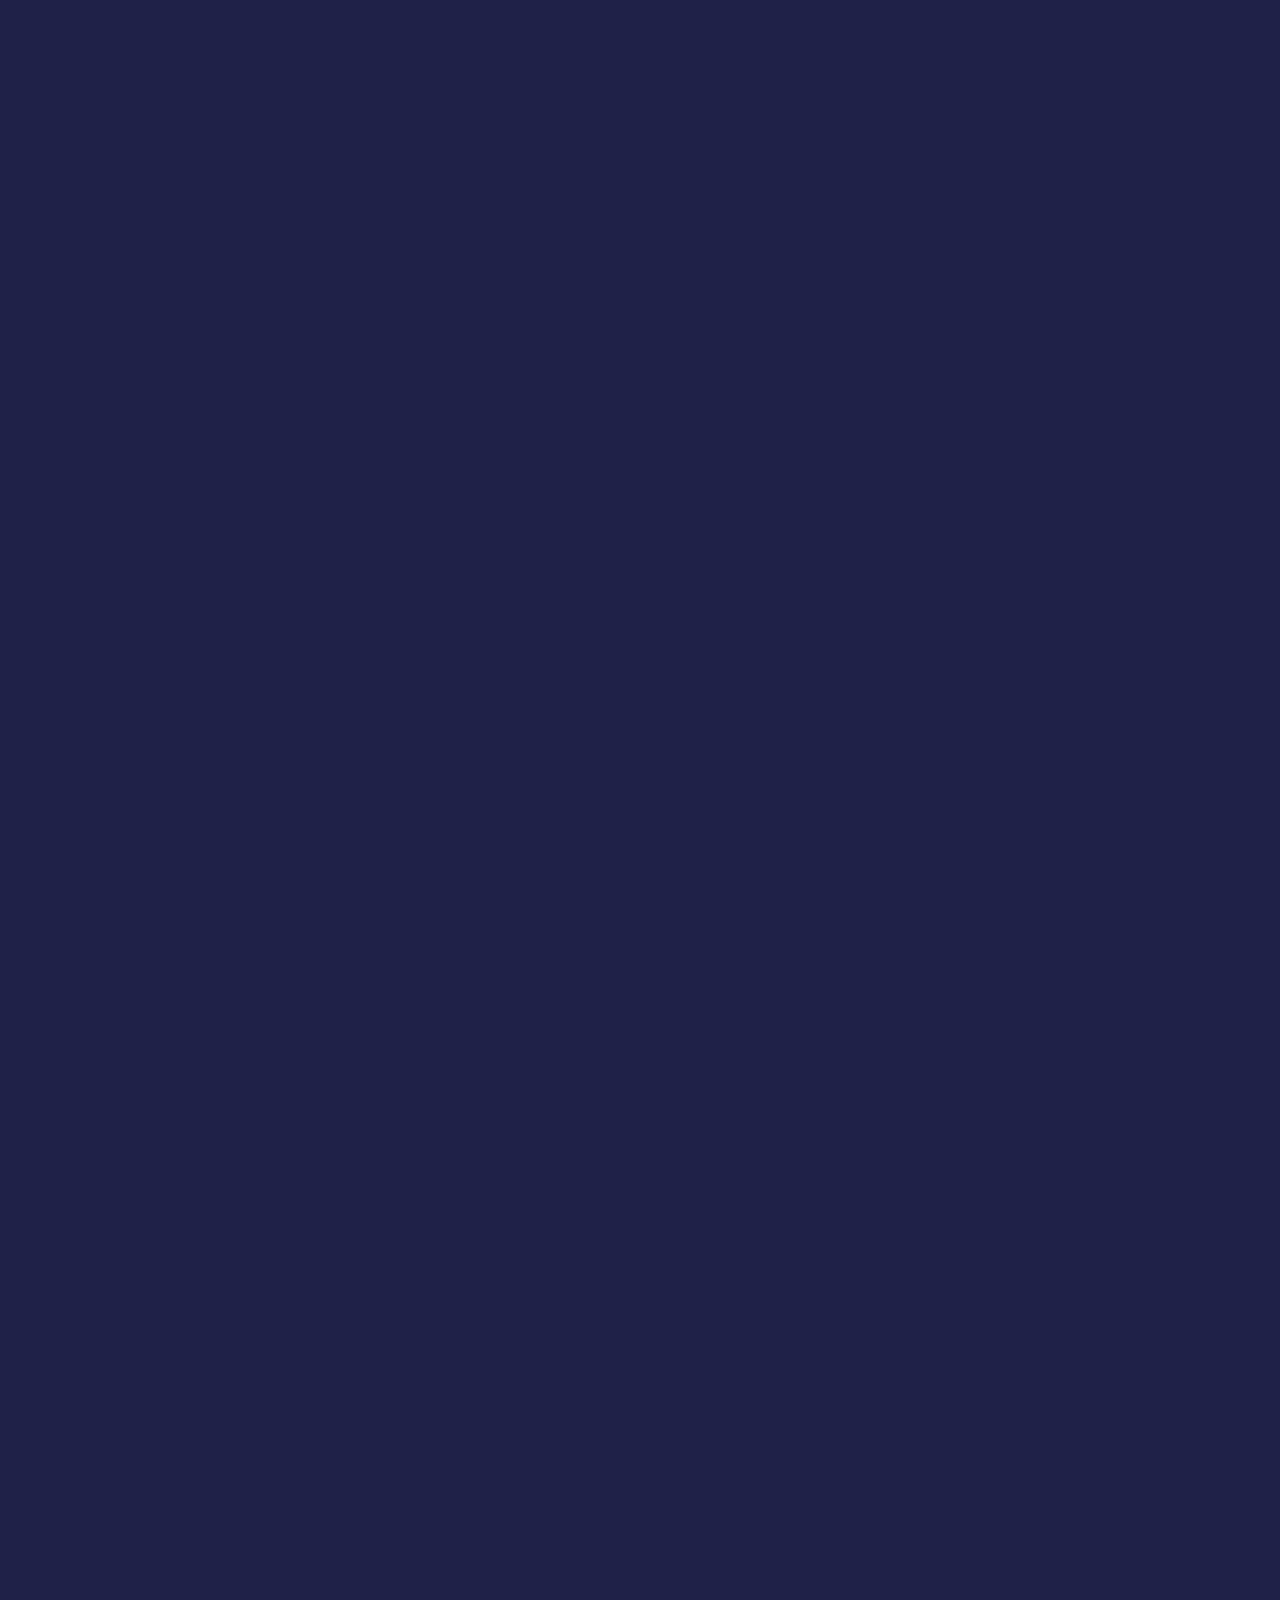
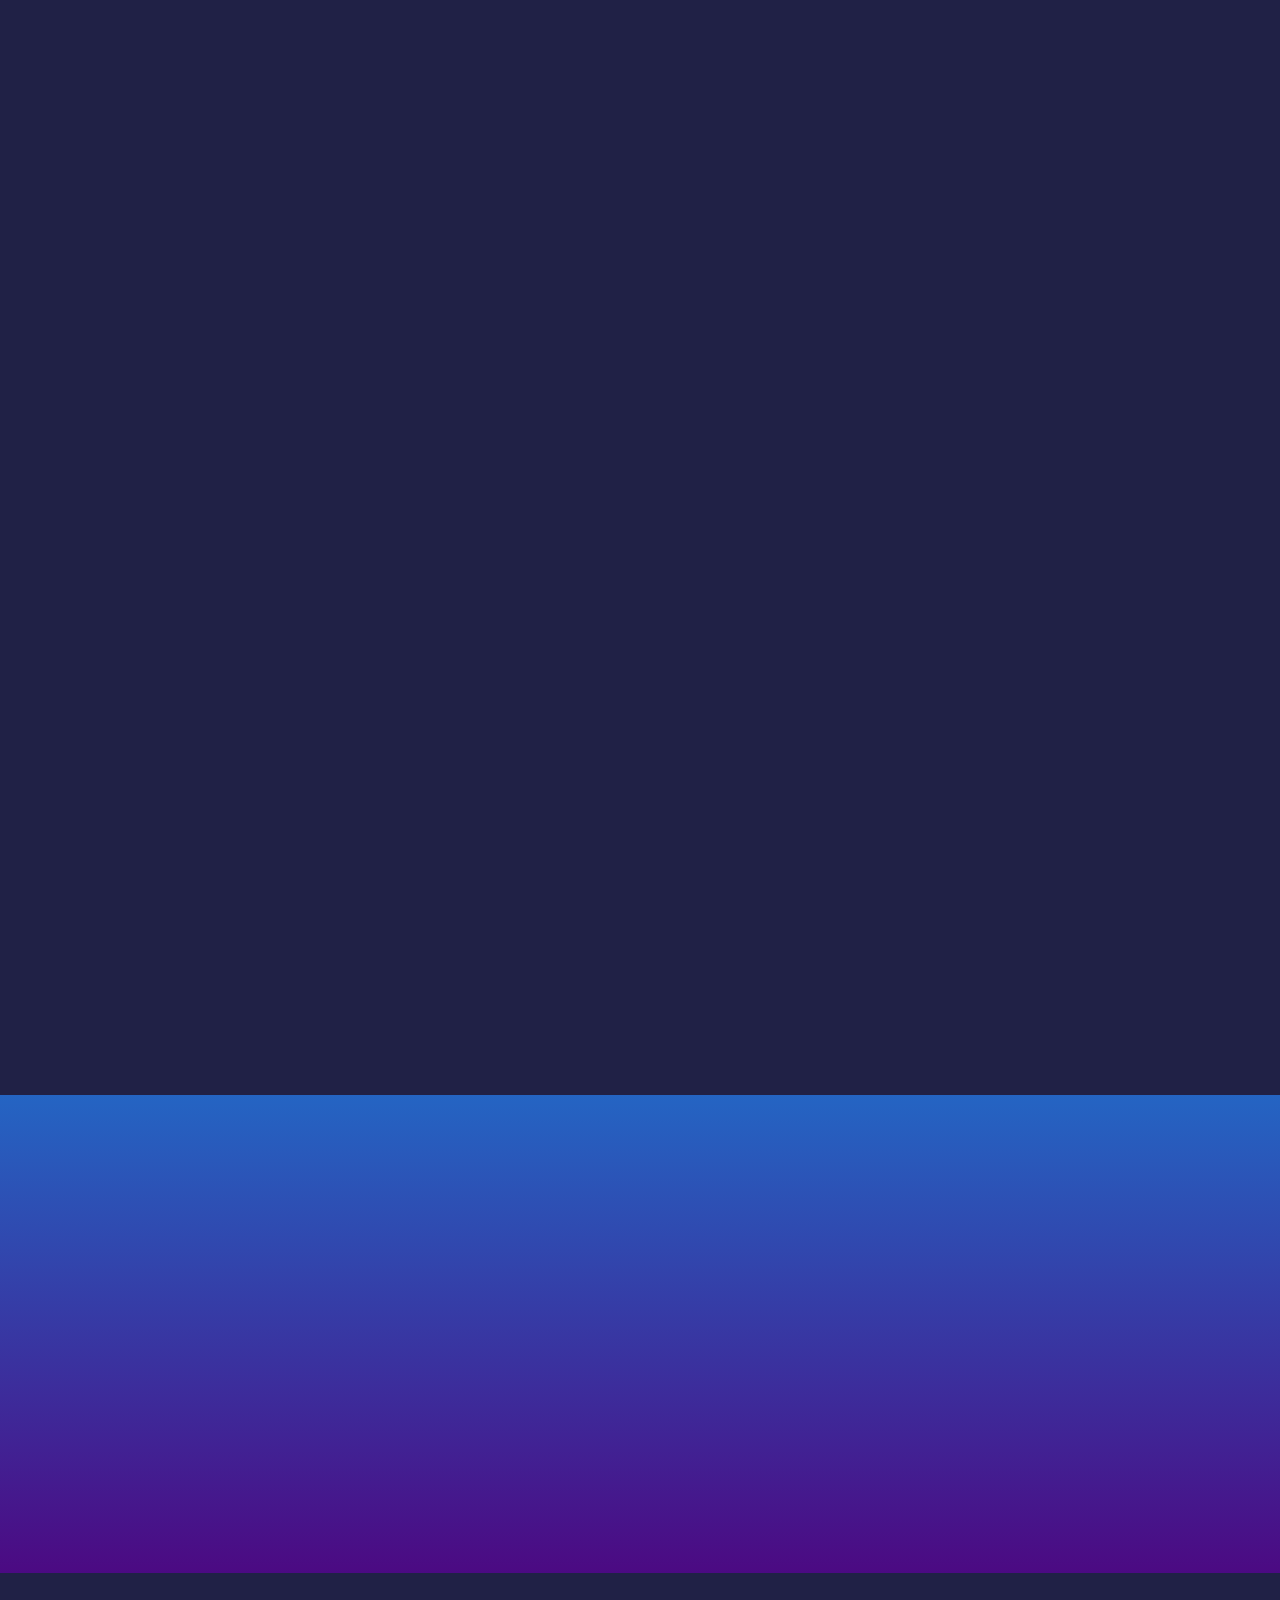
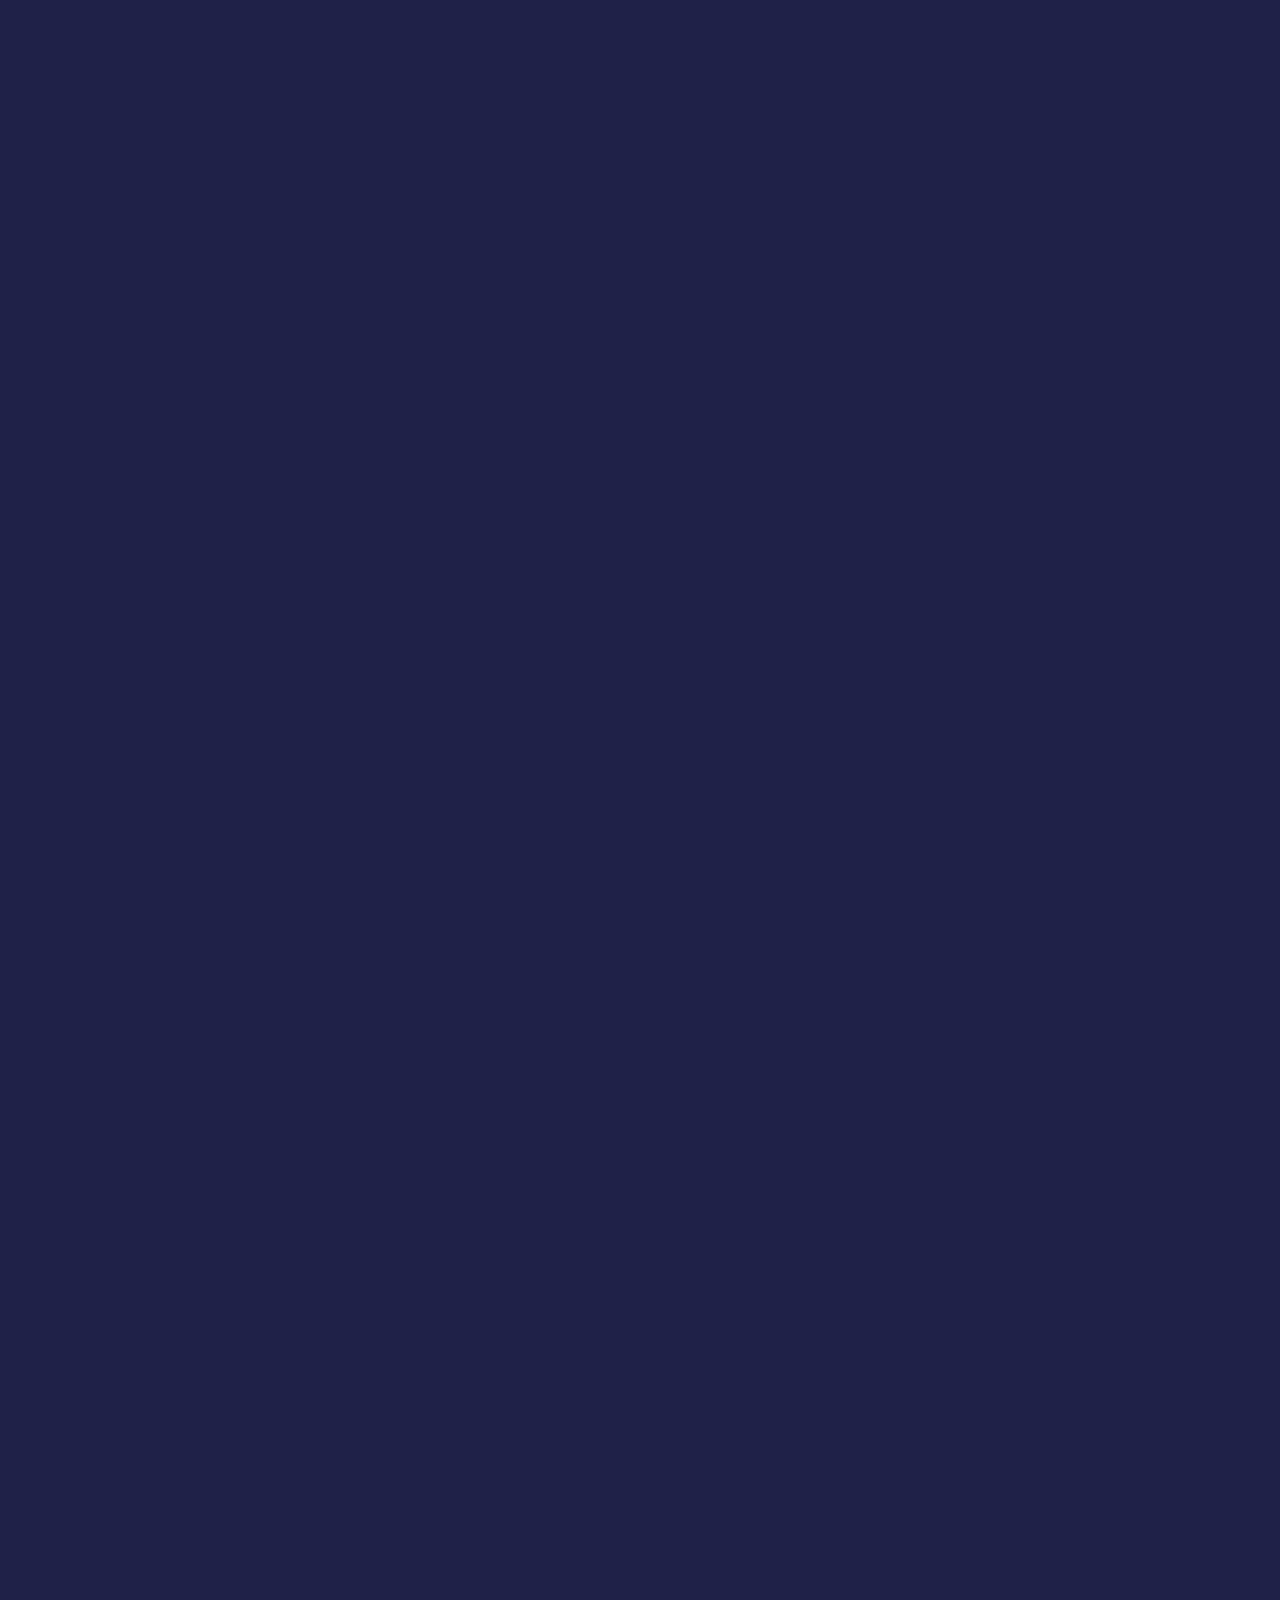
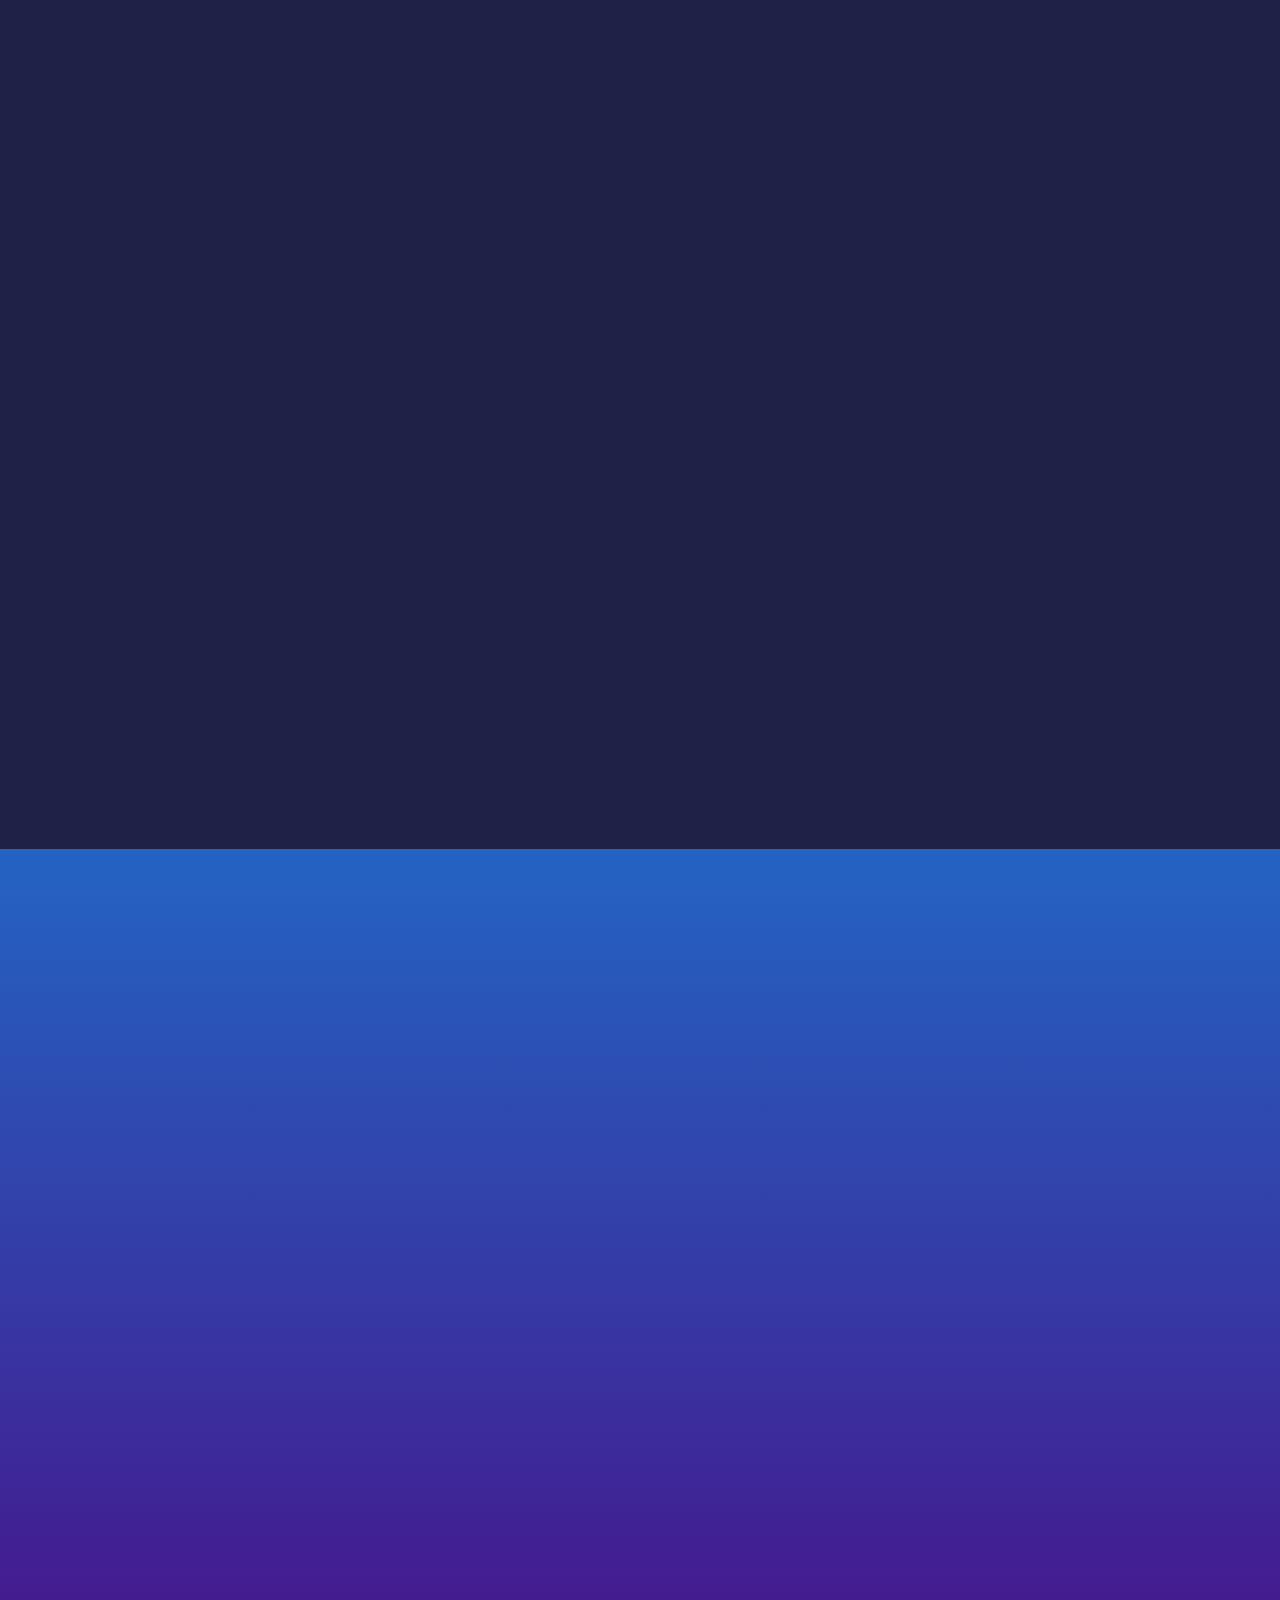
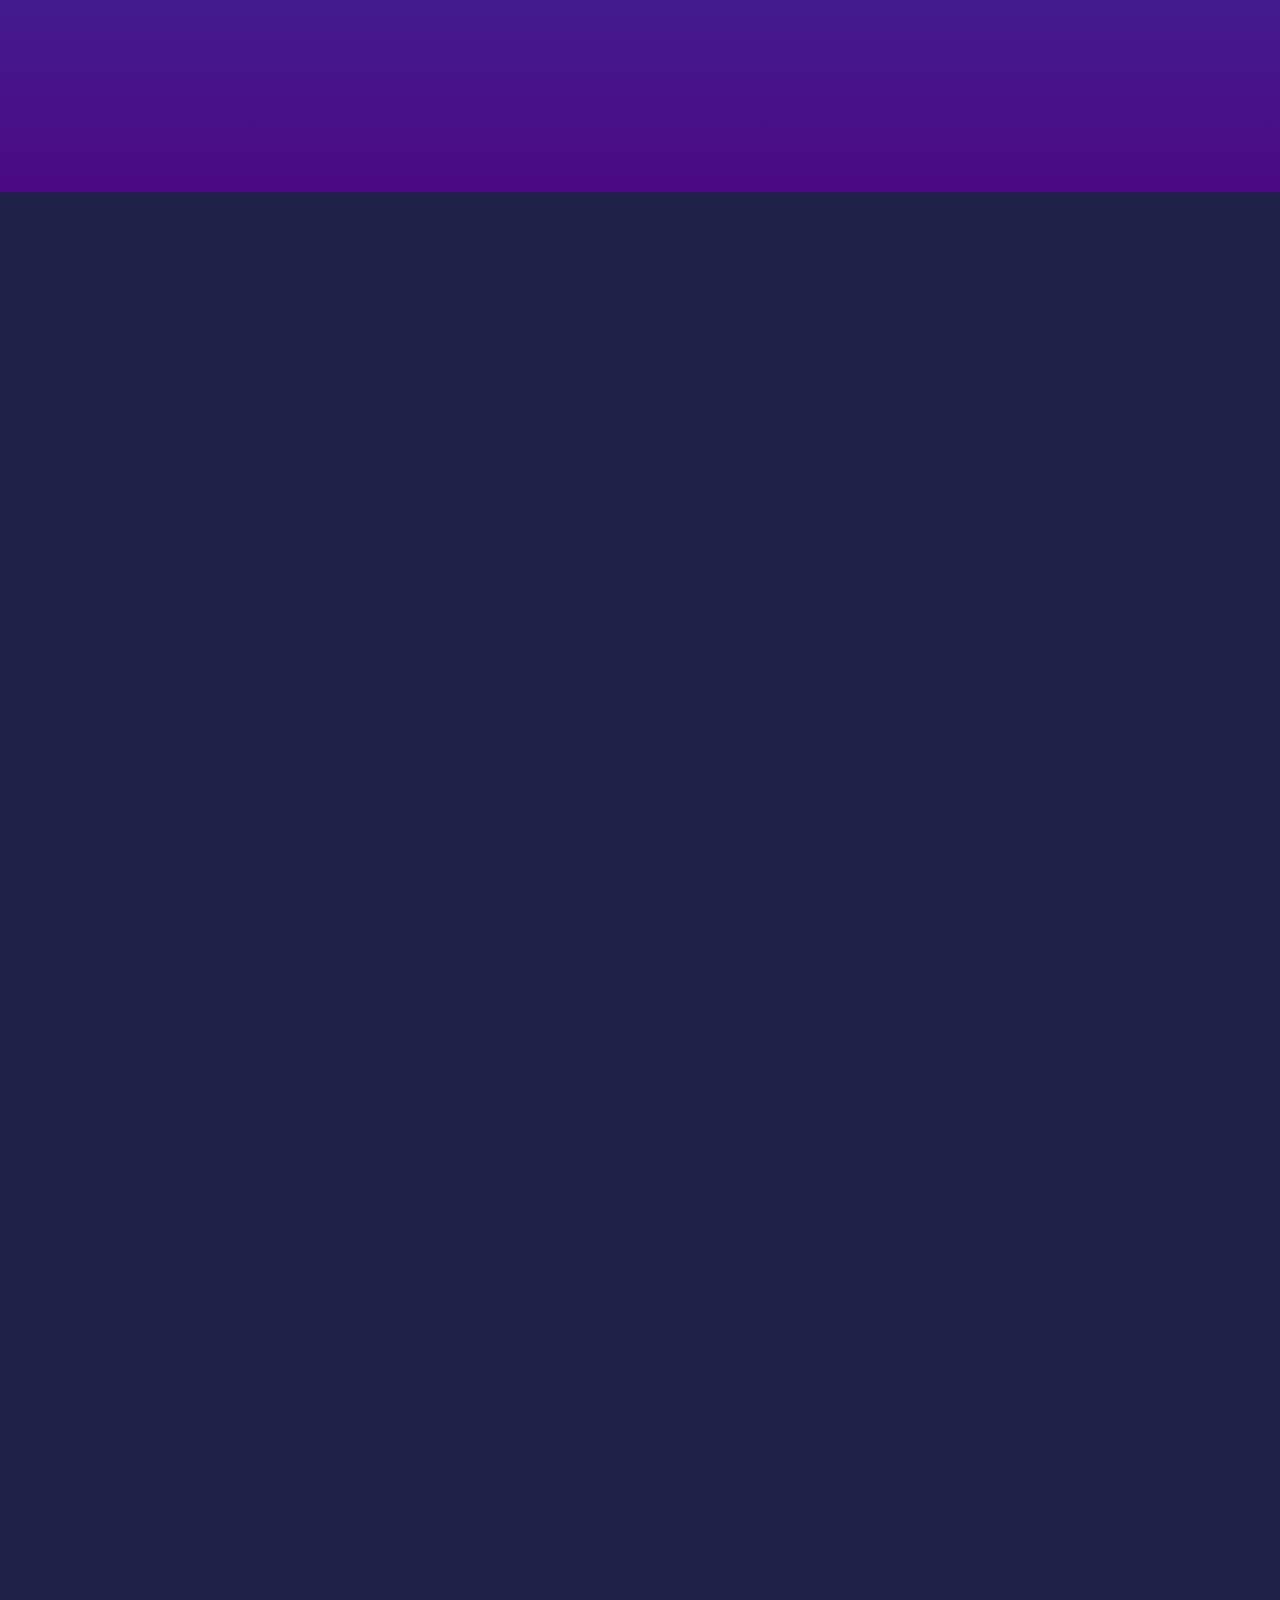
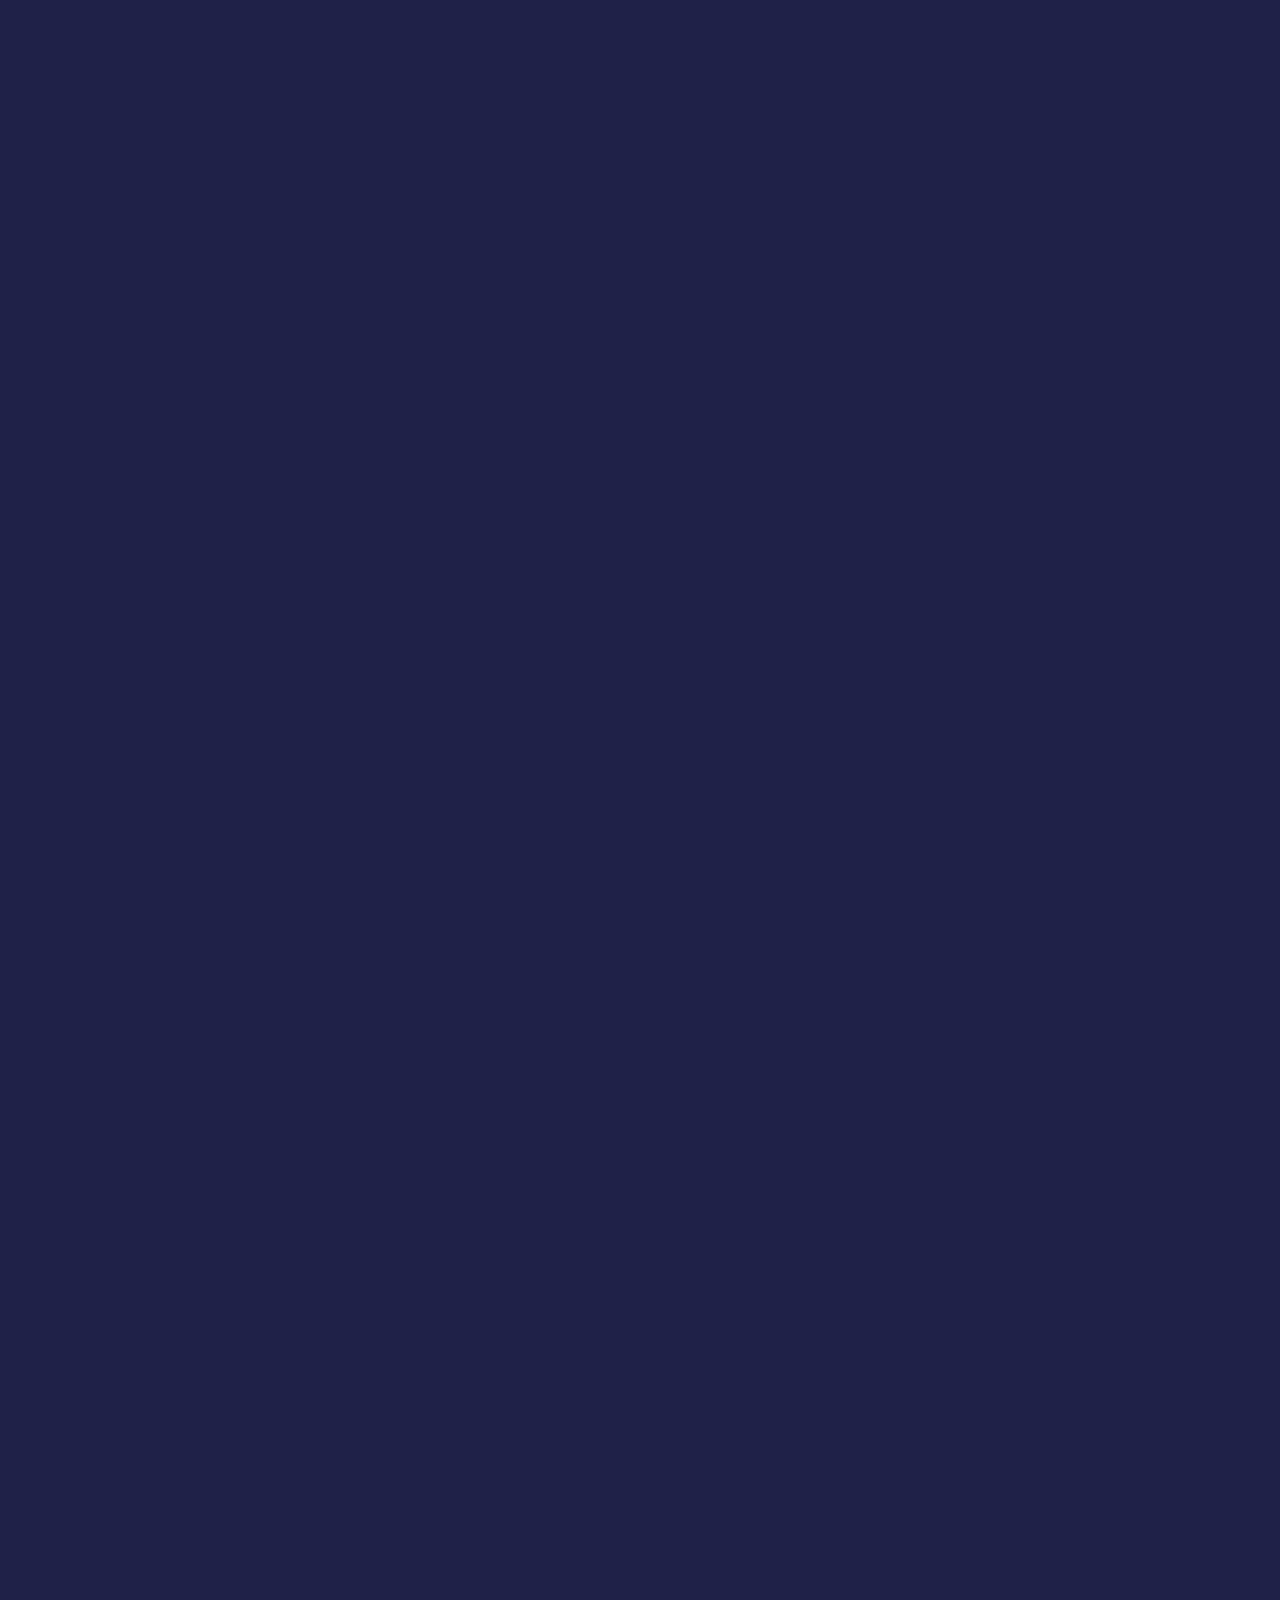
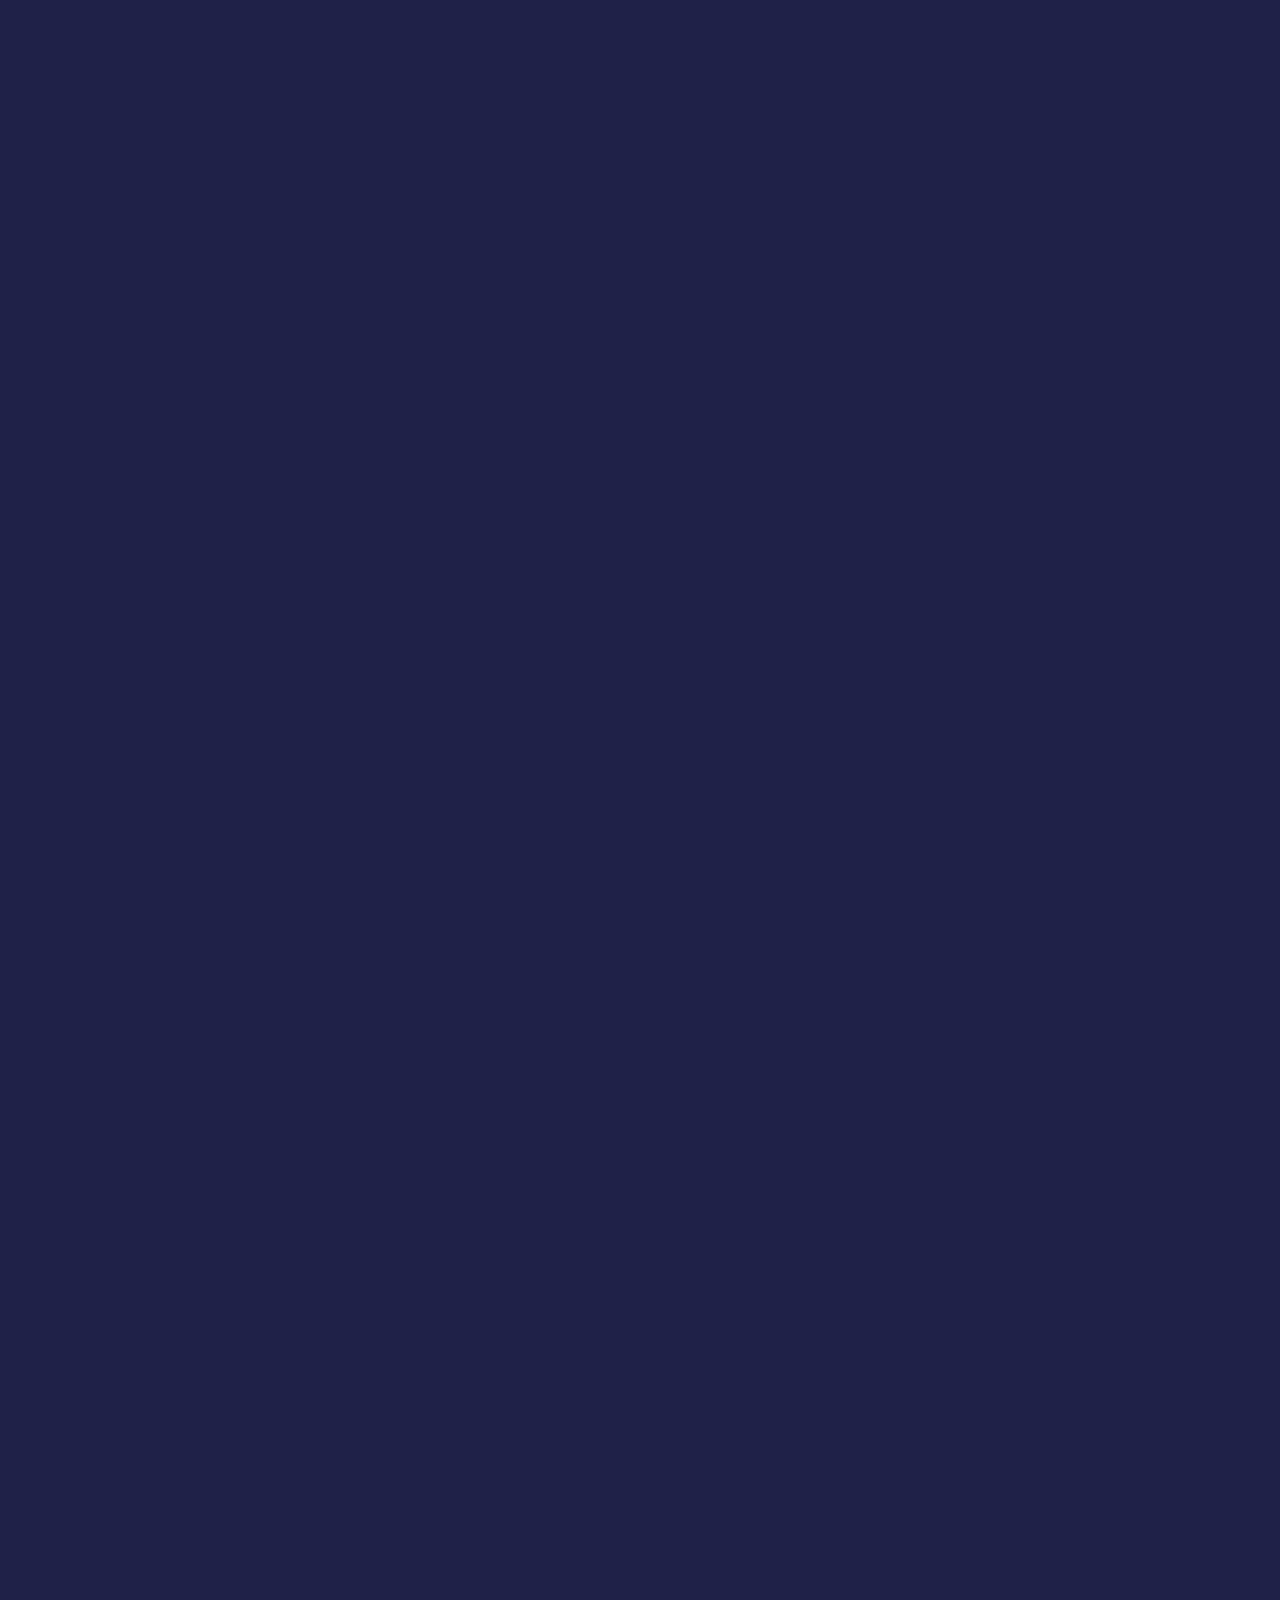
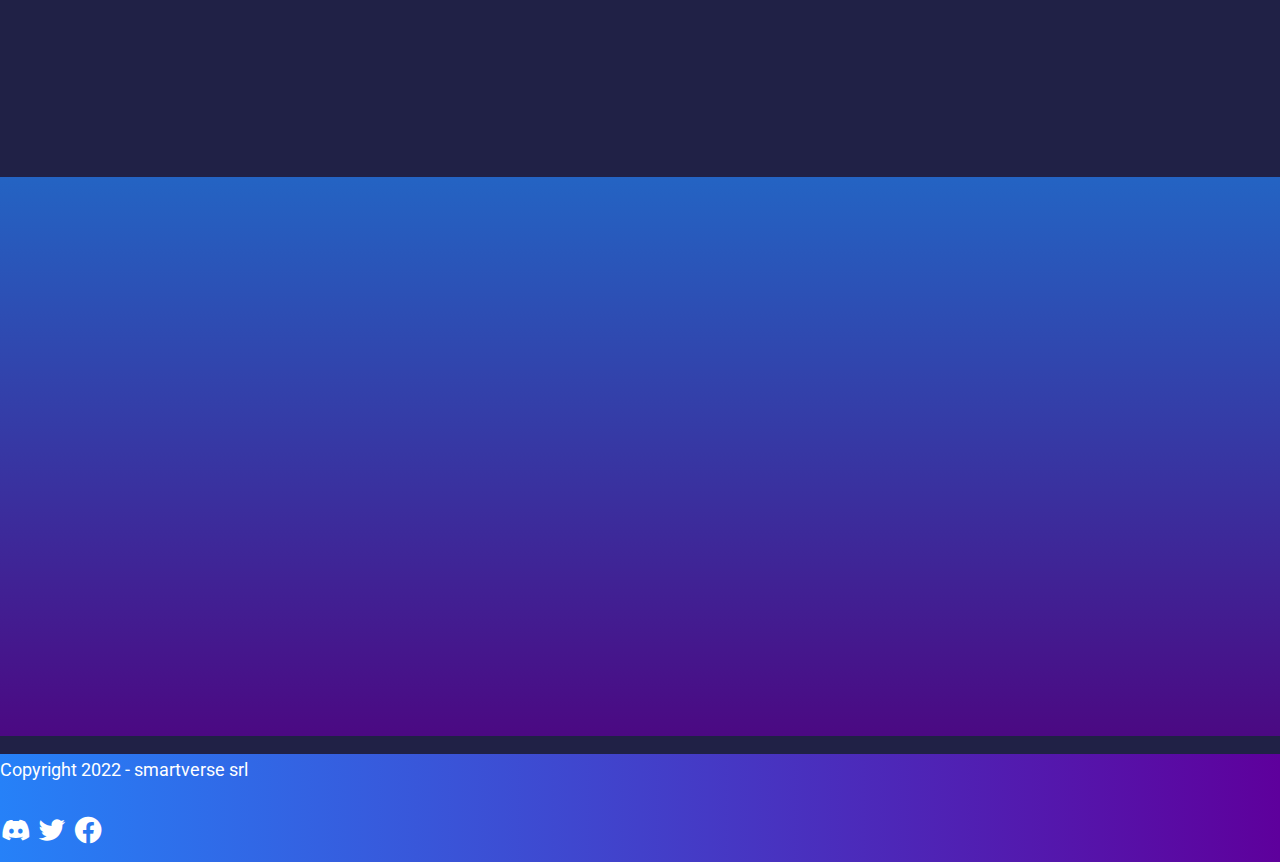
<file: WebContent/index_ref.html>
<!doctype html>
<html lang="en">

<head>
    <!-- Required meta tags -->
    <meta charset="utf-8">
    <meta name="viewport" content="width=device-width, initial-scale=1">

    <!-- Bootstrap CSS -->
    <link href="https://cdn.jsdelivr.net/npm/bootstrap@5.1.3/dist/css/bootstrap.min.css" rel="stylesheet" integrity="sha384-1BmE4kWBq78iYhFldvKuhfTAU6auU8tT94WrHftjDbrCEXSU1oBoqyl2QvZ6jIW3" crossorigin="anonymous">

    <link href="https://unpkg.com/aos@2.3.1/dist/aos.css" rel="stylesheet">

    <link rel="stylesheet" href="css/style.css">
    <link rel="stylesheet" href="css/line-icons.css">
    <link href='https://unpkg.com/boxicons@2.1.2/css/boxicons.min.css' rel='stylesheet'>

    <title>Metabros NFT</title>
</head>

<body data-bs-spy="scroll" data-bs-target=".navbar">

    <!-- navbar -->
    <nav class="navbar fixed-top navbar-expand-lg navbar-light bg-white" data-aos="fade-down">
        <div class="container-fluid">
            <a class="navbar-brand" href="#">Metabros</a>
            <button class="navbar-toggler" type="button" data-bs-toggle="collapse" data-bs-target="#navbarNav" aria-controls="navbarNav" aria-expanded="false" aria-label="Toggle navigation">
            <span class="navbar-toggler-icon"></span>
          </button>
            <div class="collapse navbar-collapse" id="navbarNav">
                <ul class="navbar-nav ms-auto">
                    <li class="nav-item">
                        <a class="nav-link" href="#home">Home</a>
                    </li>
                    <li class="nav-item">
                        <a class="nav-link" href="#services">Services</a>
                    </li>
                    <li class="nav-item">
                        <a class="nav-link" href="#about">About</a>
                    </li>
                    <li class="nav-item">
                        <a class="nav-link" href="#features">Features</a>
                    </li>
                    <li class="nav-item">
                        <a class="nav-link" href="#reviews">Reviews</a>
                    </li>
                    <li class="nav-item">
                        <a class="nav-link" href="#blog">Blog</a>
                    </li>
                    <li class="nav-item">
                        <a class="nav-link" href="#contacts">Contacts</a>
                    </li>
                </ul>
            </div>
        </div>
    </nav>

    <!-- hero -->
    <section id="home" class="bg-cover hero-section" style="background-image: url('images/stars_bk.jpg');">
        <div class="overlay"></div>
        <div class="container text-white text-center">
            <div class="row">
                <div class="col-12">
                    <h1 class="display-4" data-aos="zoom-in">
                        The NFT collection from space!
                    </h1>
                    <p class="my-4" data-aos="fade-up">Collect the crazy Metabros dudes and earn tokens staking them in our Metaverse</p>
                    <a href="#" class="btn btn-main" data-aos="fade-up">Get started</a>
                </div>
            </div>
        </div>

    </section>

    <!-- services -->
    <section id="services" class="text-center">
        <div class="container">
            <div class="row g-4">
                <div class="col-12 section-intro text-center" data-aos="fade-up">
                    <h1>Our services</h1>
                    <div class="divider"></div>
                    <p>There are many services that we can provide for you, bu only one will be the best for your purpose and we put our professional skills for your success.</p>
                </div>
            </div>
            <div class="row">
                <div class="col-md-4">
                    <div class="service" data-aos="zoom-in">
                        <div class="service-img">
                            <img src="images/img1.jpg" alt="">
                            <div class="icon"><i class="icon-browser"></i></div>
                        </div>
                        <h5 class="mt-5 pt-4">Service 1</h5>
                        <p>This is the first service we can offer. It is a nice service and everybody should use it.</p>
                    </div>
                </div>
                <div class="col-md-4">
                    <div class="service" data-aos="zoom-in">
                        <div class="service-img">
                            <img src="images/img2.jpg" alt="">
                            <div class="icon"><i class="icon-bargraph"></i></div>
                        </div>
                        <h5 class="mt-5 pt-4">Service 2</h5>
                        <p>We also have this cool service. We hope it's the one that fits exactly your needs.</p>
                    </div>
                </div>
                <div class="col-md-4">
                    <div class="service" data-aos="zoom-in">
                        <div class="service-img">
                            <img src="images/img3.jpg" alt="">
                            <div class="icon"><i class="icon-camera"></i></div>
                        </div>
                        <h5 class="mt-5 pt-4">Service 3</h5>
                        <p>This is the third of our services, and we really think it's the best one for each of our customers.</p>
                    </div>
                </div>
            </div>
        </div>
    </section>

    <!-- about -->
    <section id="about" class="bg-cover" style="background-image: url('images/stars_bk.jpg');">
        <div class="overlay"></div>
        <div class="container text-white text-center">
            <div class="row">
                <div class="col-12 section-intro text-center" data-aos="fade-up">
                    <h1>Watch our video</h1>
                    <div class="divider"></div>
                    <p>There are many services that we can provide for you, bu only one will be the best for your purpose and we put our professional skills for your success.<br>We hope to bring you trust and confidence by watching this inspirational video
                        of our expertise worldwide.</p>
                    <a href="#" class="video-btn"><i class='bx bx-play'></i></a>
                </div>
            </div>
        </div>
    </section>

    <!-- faq -->
    <section id="faq" class="bg-light">

        <div class="container text-center">

            <div class="row">
                <div class="col-12 section-intro text-center" data-aos="fade-up">
                    <h1>FAQ</h1>
                    <div class="divider"></div>
                    <p>All you need to know about MetaBros</p>
                </div>
            </div>
            <div class="row">
                <div class="accordion" id="accordionExample" data-aos="fade-up">
                    <div class="accordion-item">
                        <h2 class="accordion-header" id="headingOne">
                            <button class="accordion-button collapsed" type="button" data-bs-toggle="collapse" data-bs-target="#collapseOne" aria-expanded="false" aria-controls="collapseOne">
                            What are MetaBros?
                        </button>
                        </h2>
                        <div id="collapseOne" class="accordion-collapse collapse" aria-labelledby="headingOne" data-bs-parent="#accordionExample">
                            <div class="accordion-body">
                                MetaBros is a collection of xxxx unique and algorithmically generated NFTs on the Terra blockchain. MetaBros are a gang of brothers, pioneers and explorers of the Metaverse living in the MetaGalaxy.
                            </div>
                        </div>
                    </div>
                    <div class="accordion-item">
                        <h2 class="accordion-header" id="headingTwo">
                            <button class="accordion-button collapsed" type="button" data-bs-toggle="collapse" data-bs-target="#collapseTwo" aria-expanded="false" aria-controls="collapseTwo">
                                Why owning a MetaBros?
                        </button>
                        </h2>
                        <div id="collapseTwo" class="accordion-collapse collapse" aria-labelledby="headingTwo" data-bs-parent="#accordionExample">
                            <div class="accordion-body">
                                Owning a MetaBros means being part of a community, a family and a movement. We highly believe in the development and the infinite potential of the blockchain, the crypto and the Metaverse. Your MetaBros will give you access to this and other projects
                                across different blockchains.
                            </div>
                        </div>
                    </div>
                    <div class="accordion-item">
                        <h2 class="accordion-header" id="headingThree">
                            <button class="accordion-button collapsed" type="button" data-bs-toggle="collapse" data-bs-target="#collapseThree" aria-expanded="false" aria-controls="collapseThree">
                                How do they look?
                        </button>
                        </h2>
                        <div id="collapseThree" class="accordion-collapse collapse" aria-labelledby="headingThree" data-bs-parent="#accordionExample">
                            <div class="accordion-body">
                                Very cool! MetaBros are hybrids human-bots with lots of interesting traits including backgrounds, skins, hairs, eyes, mouths, beards, accessories and clothes to make your MetaBros totally unique, to show off around and use also as avatar!
                            </div>
                        </div>
                    </div>
                    <div class="accordion-item">
                        <h2 class="accordion-header" id="headingFour">
                            <button class="accordion-button collapsed" type="button" data-bs-toggle="collapse" data-bs-target="#collapseFour" aria-expanded="false" aria-controls="collapseFour">
                                What can they do?
                        </button>
                        </h2>
                        <div id="collapseFour" class="accordion-collapse collapse" aria-labelledby="headingFour" data-bs-parent="#accordionExample">
                            <div class="accordion-body">
                                They give you $FRATM utility tokens via staking and they can be the only owners of a planet into the MetaGalaxy! They will be able to build mini bots to enter p2e games and competitions and much more to come! </div>
                        </div>
                    </div>
                </div>
            </div>
        </div>

    </section>

    <!-- features -->
    <section id="features" class="text-center">
        <div class="container">
            <div class="row">
                <div class="col-12 section-intro text-center" data-aos="fade-up">
                    <h1>Our Features</h1>
                    <div class="divider"></div>
                    <p>There are many services that we can provide for you, bu only one will be the best for your purpose and we put our professional skills for your success.</p>
                </div>
            </div>
            <div class="row gx-4 gy-5" data-aos="fade-up">
                <div class="col-md-4 feature">
                    <div class="icon"><i class="icon-tools"></i></div>
                    <h5 class="mt-4 pt-3">Feature 1</h5>
                    <p>This is the third of our services, and we really think it's the best one for each of our customers.</p>
                </div>
                <div class="col-md-4 feature">
                    <div class="icon"><i class="icon-browser"></i></div>
                    <h5 class="mt-4 pt-3">Feature 2</h5>
                    <p>This is the third of our services, and we really think it's the best one for each of our customers.</p>
                </div>
                <div class="col-md-4 feature">
                    <div class="icon"><i class="icon-bargraph"></i></div>
                    <h5 class="mt-4 pt-3">Feature 3</h5>
                    <p>This is the third of our services, and we really think it's the best one for each of our customers.</p>
                </div>
                <div class="col-md-4 feature">
                    <div class="icon"><i class="icon-camera"></i></div>
                    <h5 class="mt-4 pt-3">Feature 4</h5>
                    <p>This is the third of our services, and we really think it's the best one for each of our customers.</p>
                </div>
                <div class="col-md-4 feature">
                    <div class="icon"><i class="icon-tools"></i></div>
                    <h5 class="mt-4 pt-3">Feature 5</h5>
                    <p>This is the third of our services, and we really think it's the best one for each of our customers.</p>
                </div>
                <div class="col-md-4 feature">
                    <div class="icon"><i class="icon-browser"></i></div>
                    <h5 class="mt-4 pt-3">Feature 6</h5>
                    <p>This is the third of our services, and we really think it's the best one for each of our customers.</p>
                </div>
            </div>
        </div>
    </section>

    <!-- counters -->
    <section class="bg-cover" style="background-image: url('images/stars_bk.jpg');">
        <div class="overlay"></div>
        <div class="container text-white text-center" data-aos="fade-in" data-aos-duration="2000">
            <div class="row gy-4">
                <div class="col-md-3">
                    <i class="icon-trophy h1"></i>
                    <h1 class="mt-3 mb-2">45,00</h1>
                    <p>Awards won</p>
                </div>
                <div class="col-md-3">
                    <i class="icon-camera h1"></i>
                    <h1 class="mt-3 mb-2">120k</h1>
                    <p>Pictures taken</p>
                </div>
                <div class="col-md-3">
                    <i class="icon-happy h1"></i>
                    <h1 class="mt-3 mb-2">30M+</h1>
                    <p>Happy customers</p>
                </div>
                <div class="col-md-3">
                    <i class="icon-paintbrush h1"></i>
                    <h1 class="mt-3 mb-2">134,005</h1>
                    <p>Designs</p>
                </div>
            </div>
        </div>
    </section>

    <!-- reviews -->
    <section id="reviews" class="text-center">
        <div class="container">
            <div class="row">
                <div class="col-12 section-intro text-center" data-aos="fade-up">
                    <h1>Our Testimonials</h1>
                    <div class="divider"></div>
                    <p>There are many services that we can provide for you, bu only one will be the best for your purpose and we put our professional skills for your success.</p>
                </div>
            </div>
            <div class="row g-4 text-start">
                <div class="col-md-4" data-aos="fade-up">
                    <div class="review p-4">
                        <div class="person">
                            <img src="images/avatar1.jpg" alt="">
                            <div class="text ms-3">
                                <h6 class="mb-0">Fiona May</h6>
                                <small>The Indipendent</small>
                            </div>
                        </div>
                        <p class="pt-4">I have many things to say about this cool website, but I won't say none.</p>
                        <div class="stars">
                            <i class='bx bxs-star'></i>
                            <i class='bx bxs-star'></i>
                            <i class='bx bxs-star'></i>
                            <i class='bx bxs-star'></i>
                            <i class='bx bxs-star'></i>
                        </div>
                    </div>
                </div>
                <div class="col-md-4" data-aos="fade-up">
                    <div class="review p-4">
                        <div class="person">
                            <img src="images/avatar2.jpg" alt="">
                            <div class="text ms-3">
                                <h6 class="mb-0">John Scalzi</h6>
                                <small>Google</small>
                            </div>
                        </div>
                        <p class="pt-4">I have many things to say about this cool website, but I won't say none.</p>
                        <div class="stars">
                            <i class='bx bxs-star'></i>
                            <i class='bx bxs-star'></i>
                            <i class='bx bxs-star'></i>
                            <i class='bx bxs-star'></i>
                            <i class='bx bxs-star'></i>
                        </div>
                    </div>
                </div>
                <div class="col-md-4" data-aos="fade-up">
                    <div class="review p-4">
                        <div class="person">
                            <img src="images/avatar3.jpg" alt="">
                            <div class="text ms-3">
                                <h6 class="mb-0">Jeremy Renner</h6>
                                <small>Amazon Web Services</small>
                            </div>
                        </div>
                        <p class="pt-4">I have many things to say about this cool website, but I won't say none.</p>
                        <div class="stars">
                            <i class='bx bxs-star'></i>
                            <i class='bx bxs-star'></i>
                            <i class='bx bxs-star'></i>
                            <i class='bx bxs-star'></i>
                            <i class='bx bxs-star'></i>
                        </div>
                    </div>
                </div>
                <div class="col-md-4" data-aos="fade-up">
                    <div class="review p-4">
                        <div class="person">
                            <img src="images/avatar3.jpg" alt="">
                            <div class="text ms-3">
                                <h6 class="mb-0">Mark Strong</h6>
                                <small>Google</small>
                            </div>
                        </div>
                        <p class="pt-4">I have many things to say about this cool website, but I won't say none.</p>
                        <div class="stars">
                            <i class='bx bxs-star'></i>
                            <i class='bx bxs-star'></i>
                            <i class='bx bxs-star'></i>
                            <i class='bx bxs-star'></i>
                            <i class='bx bxs-star'></i>
                        </div>
                    </div>
                </div>
                <div class="col-md-4" data-aos="fade-up">
                    <div class="review p-4">
                        <div class="person">
                            <img src="images/avatar1.jpg" alt="">
                            <div class="text ms-3">
                                <h6 class="mb-0">Samara White</h6>
                                <small>Vanity Fair</small>
                            </div>
                        </div>
                        <p class="pt-4">I have many things to say about this cool website, but I won't say none.</p>
                        <div class="stars">
                            <i class='bx bxs-star'></i>
                            <i class='bx bxs-star'></i>
                            <i class='bx bxs-star'></i>
                            <i class='bx bxs-star'></i>
                            <i class='bx bxs-star'></i>
                        </div>
                    </div>
                </div>
                <div class="col-md-4" data-aos="fade-up">
                    <div class="review p-4">
                        <div class="person">
                            <img src="images/avatar2.jpg" alt="">
                            <div class="text ms-3">
                                <h6 class="mb-0">Philip Windsor</h6>
                                <small>American Idol</small>
                            </div>
                        </div>
                        <p class="pt-4">I have many things to say about this cool website, but I won't say none.</p>
                        <div class="stars">
                            <i class='bx bxs-star'></i>
                            <i class='bx bxs-star'></i>
                            <i class='bx bxs-star'></i>
                            <i class='bx bxs-star'></i>
                            <i class='bx bxs-star'></i>
                        </div>
                    </div>
                </div>
            </div>
        </div>
        </div>
    </section>

    <!-- blog-->
    <section id="blog" class="text-center bg-light">
        <div class="container">
            <div class="row">
                <div class="col-12 section-intro text-center" data-aos="fade-up">
                    <h1>Our Blog Posts</h1>
                    <div class="divider"></div>
                    <p>There are many services that we can provide for you, bu only one will be the best for your purpose and we put our professional skills for your success.</p>
                </div>
            </div>
            <div class="row text-start">
                <div class="col-md-4" data-aos="flip-left">
                    <img src="images/img1.jpg" alt="">
                    <div class="mt-4">
                        <small>Posted on <a href="#">Web Design</a> in April 21th, 2021</small>
                        <h5 class="mt-1 mb-2">
                            <a href="#">How to design a website</a></h5>
                        <p>Learn how to design a good web site in 5 simple steps. How do you design a responsive website? There are many rules to follow.</p>
                    </div>
                </div>
                <div class="col-md-4" data-aos="flip-right">
                    <img src="images/img2.jpg" alt="">
                    <div class="mt-4">
                        <small>Posted on <a href="#">Travel</a> in April 21th, 2021</small>
                        <h5 class="mt-1 mb-2">
                            <a href="#">10 Places for vacation</a></h5>
                        <p>Learn how to design a good web site in 5 simple steps. How do you design a responsive website? There are many rules to follow.</p>
                    </div>
                </div>
                <div class="col-md-4" data-aos="flip-left">
                    <img src="images/img3.jpg" alt="">
                    <div class="mt-4">
                        <small>Posted on <a href="#">Art</a> in April 21th, 2021</small>
                        <h5 class="mt-1 mb-2">
                            <a href="#">Photography at its best</a></h5>
                        <p>Learn how to design a good web site in 5 simple steps. How do you design a responsive website? There are many rules to follow.</p>
                    </div>
                </div>
            </div>
        </div>
        </div>
    </section>

    <!-- contacts-->
    <section id="contacts" class="bg-cover text-white" style="background-image: url('images/stars_bk.jpg');">
        <div class="overlay"></div>
        <div class=" container ">
            <div class="row ">
                <div class="col-md-8 mx-auto" data-aos="fade-up">
                    <h1>Get in touch</h1>
                    <div class="divider "></div>
                    <p>There are many services that we can provide for you, bu only one will be the best for your purpose and we put our professional skills for your success.</p>
                </div>
            </div>
            <div class="row">
                <div class="md-8" data-aos="fade-up">
                    <form action="#" class="row g-4">
                        <div class="form-group col-md-6">
                            <input type="text" class="form-control" placeholder="Full name">
                        </div>
                        <div class="form-group col-md-6">
                            <input type="email" class="form-control" placeholder="Email address">
                        </div>
                        <div class="form-group col-md-12">
                            <input type="text" class="form-control" placeholder="Subject">
                        </div>
                        <div class="form-group col-md-12">
                            <textarea id="" cols="30" rows="5" class="form-control" placeholder="Message"></textarea>
                        </div>
                        <div class="text-center">
                            <button class="btn btn-main" type="submit">Send message</button>
                        </div>
                    </form>
                </div>
            </div>
        </div>
        </div>
    </section>

    <!-- footer -->
    <footer class="py-4">
        <div class="container">
            <div class="row">
                <div class="mt-6 text-center">
                    <p class="mb-0">Copyright 2022 - smartverse srl</p>
                </div>
                <div class="mt-6 text-center">
                    <div>
                        <a href="#"><i class='bx bxl-discord-alt'></i></a>
                        <a href="#"><i class='bx bxl-twitter' ></i></a>
                        <a href="#"><i class='bx bxl-facebook-circle' ></i></a>
                    </div>

                </div>
            </div>
        </div>
    </footer>

    <script src=" https://cdn.jsdelivr.net/npm/bootstrap@5.1.3/dist/js/bootstrap.bundle.min.js " integrity="sha384-ka7Sk0Gln4gmtz2MlQnikT1wXgYsOg+OMhuP+IlRH9sENBO0LRn5q+8nbTov4+1p " crossorigin="anonymous "></script>
    <script src="https://unpkg.com/aos@2.3.1/dist/aos.js"></script>
    <script src="js/app.js"></script>
</body>

</html>
</file>
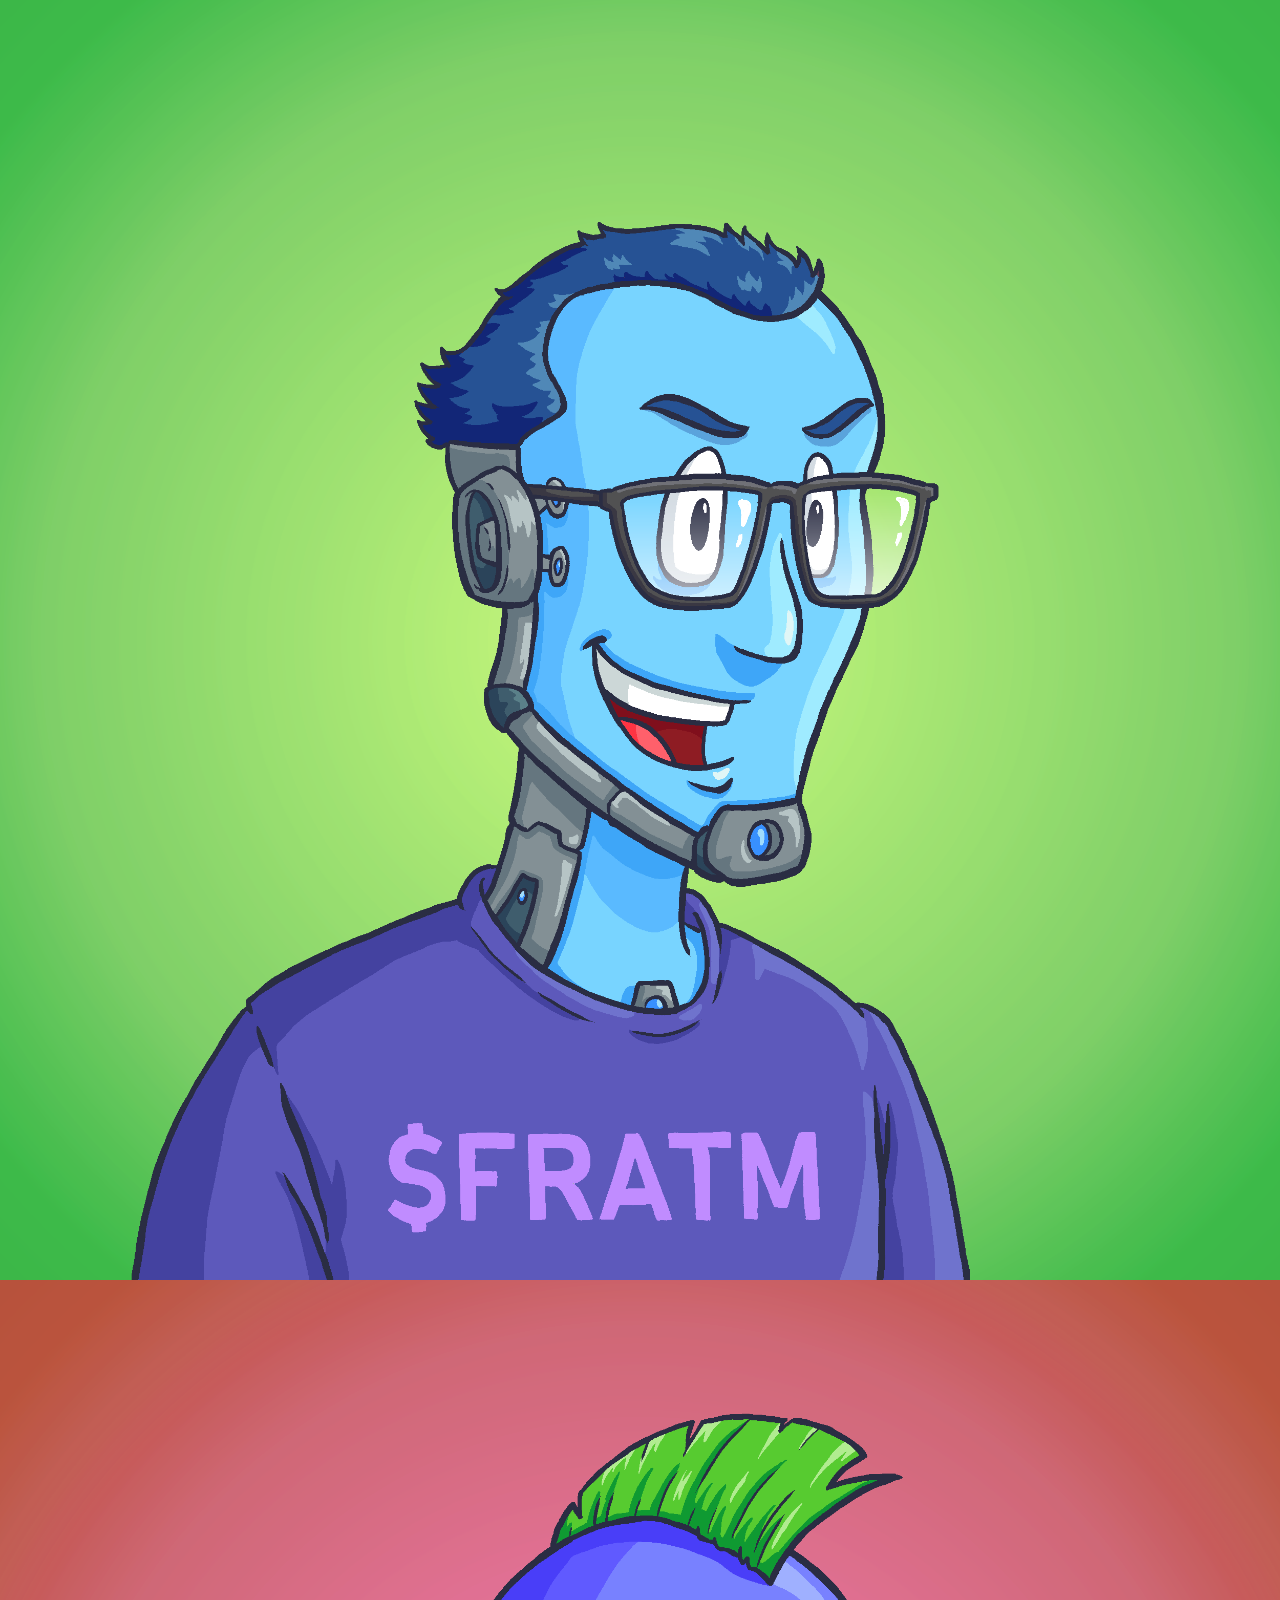
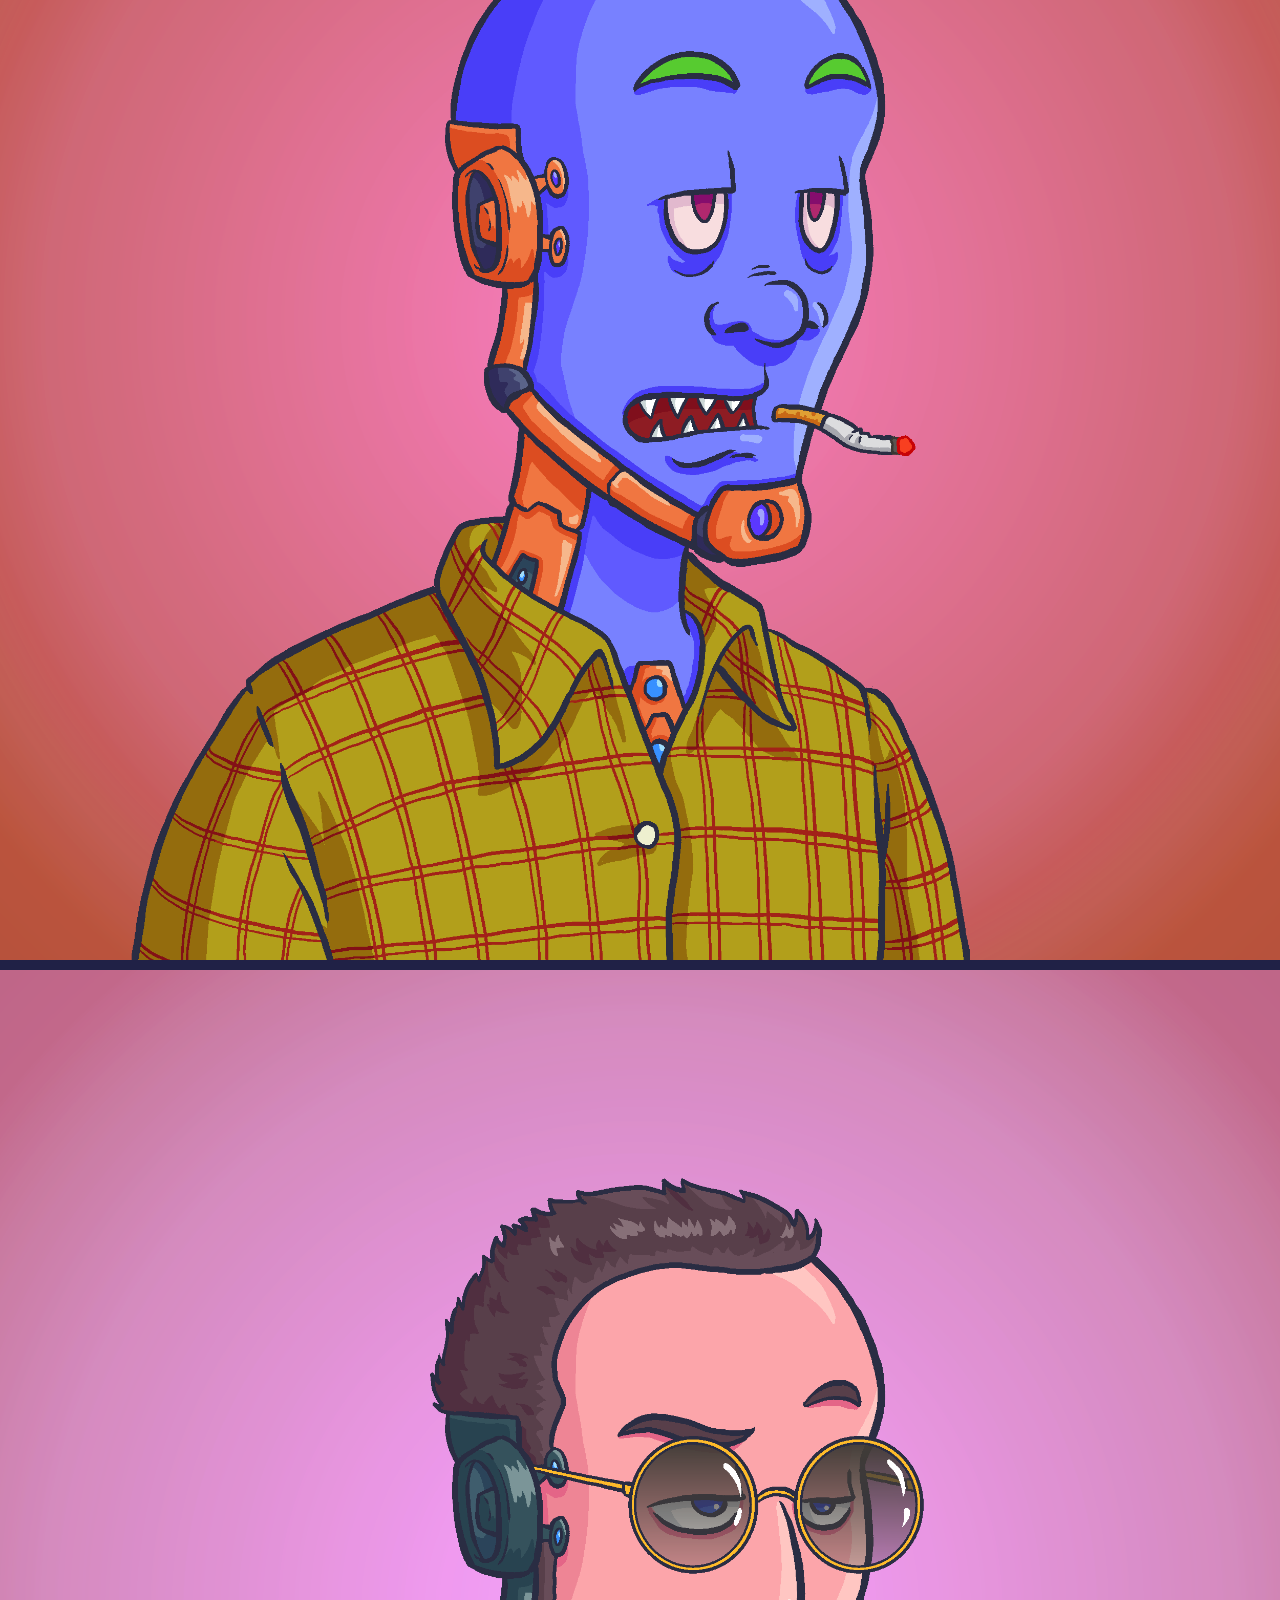
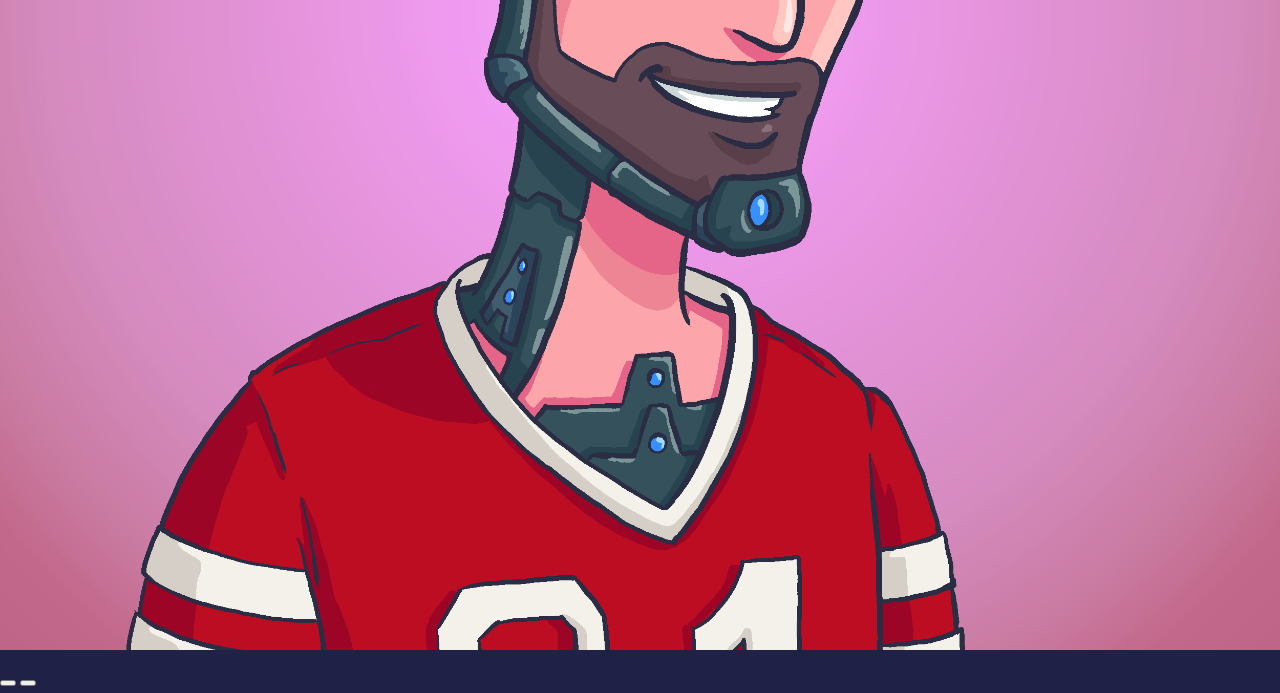
<file: WebContent/index_test.html>
<!doctype html>
<html lang="en">

<head>
    <!-- Required meta tags -->
    <meta charset="utf-8">
    <meta name="viewport" content="width=device-width, initial-scale=1">

    <!-- Bootstrap CSS -->
    <link href="https://cdn.jsdelivr.net/npm/bootstrap@5.1.3/dist/css/bootstrap.min.css" rel="stylesheet" integrity="sha384-1BmE4kWBq78iYhFldvKuhfTAU6auU8tT94WrHftjDbrCEXSU1oBoqyl2QvZ6jIW3" crossorigin="anonymous">

    <link href="https://unpkg.com/aos@2.3.1/dist/aos.css" rel="stylesheet">

    <link rel="stylesheet" href="css/style.css">
    <link rel="stylesheet" href="css/line-icons.css">
    <link href='https://unpkg.com/boxicons@2.1.2/css/boxicons.min.css' rel='stylesheet'>

    <title>Metabros NFT</title>
</head>

<body>
    <!-- carousel -->
    <div id="metabros_carousel" class="carousel slide" data-bs-ride="carousel" data-bs-interval="2000">
        <div class="carousel-inner">
            <div class="carousel-item active">
                <img src="images/metabros1.png" class="d-block w-100">
            </div>
            <div class="carousel-item">
                <img src="images/metabros2.png" class="d-block w-100">
            </div>
            <div class="carousel-item">
                <img src="images/metabros3.png" class="d-block w-100">
            </div>
        </div>
        <button class="carousel-control-prev" type="button" data-bs-target="#metabros_carousel" data-bs-slide="prev">
          <span class="carousel-control-prev-icon" aria-hidden="true"></span>
          <span class="visually-hidden"></span>
        </button>
        <button class="carousel-control-next" type="button" data-bs-target="#metabros_carousel" data-bs-slide="next">
          <span class="carousel-control-next-icon" aria-hidden="true"></span>
          <span class="visually-hidden"></span>
        </button>
    </div>
    <script src=" https://cdn.jsdelivr.net/npm/bootstrap@5.1.3/dist/js/bootstrap.bundle.min.js " integrity="sha384-ka7Sk0Gln4gmtz2MlQnikT1wXgYsOg+OMhuP+IlRH9sENBO0LRn5q+8nbTov4+1p " crossorigin="anonymous "></script>
</body>

</html>
</file>
<file: WebContent/css/style.css>
@import url('https://fonts.googleapis.com/css2?family=Roboto:wght@400;500;700;800;900&display=swap');
html,
body {
    width: 100%;
    margin: 0px;
    padding: 0px;
    overflow-x: hidden;
    background-color: #202146;
}

body {
    font-family: 'Roboto', sans-serif;
    line-height: 1.8;
    font-size: 18px;
}

h1,
h2,
h3,
h4,
h5,
h6 {
    font-weight: 900 !important;
}

a {
    text-decoration: none;
    transition: all 0.4s ease;
    font-weight: 800;
    color: #9db7ff;
}

img {
    width: 100%;
}

section {
    padding-top: 80px;
    padding-bottom: 80px;
    z-index: 2;
    position: relative;
}

.overlay {
    position: absolute;
    top: 0;
    left: 0;
    width: 100%;
    height: 100%;
    background: linear-gradient(rgba(38, 129, 248, 0.7), rgba(94, 0, 156, 0.7));
    z-index: -1;
}

.hero-section {
    min-height: 100vh;
    display: flex;
    justify-content: center;
    align-items: center;
}

.title_img {
    max-width: 75%;
}

.bg-cover {
    background-position: center;
    background-repeat: no-repeat;
    background-size: cover;
    background-attachment: fixed;
}

.navbar-dark .navbar-toggler-icon {
    color: #ffffff;
}

.navbar-dark .nav-item {
    margin-left: 10px;
}

.navbar-dark .navbar-nav .nav-link {
    color: #ffffff;
    font-size: 24px;
}

.navbar-dark .navbar-nav .nav-link:hover {
    color: #4099ff;
}

.navbar-dark .navbar-nav .nav-link.active,
.navbar-dark .navbar-nav .show>.nav-link {
    color: #99c5ff;
}

.carousel {
    width: 100%;
    margin: auto;
}

.card {
    background-color: transparent;
}

.socials a {
    color: white;
    font-size: 40px;
}

.faq {
    background-color: rgba(255, 255, 255, 0.1);
}

.btn {
    padding: 14px 22px;
}

.accordion-body {
    color: black;
}

.btn:hover {
    color: white;
    transform: translateY(-5px);
}

.btn-main {
    background: linear-gradient(to right, #2681f8, #5e009c);
    border-radius: 100px;
    border: 2px solid white;
    font-weight: 600;
    color: white;
    transition: all 0.3s ease;
}

.video-btn {
    width: 60px;
    height: 60px;
    background: linear-gradient(to right, #2681f8, #5e009c);
    display: inline-flex;
    justify-content: center;
    align-items: center;
    color: white;
    border-radius: 100px;
    font-size: 32px;
}

.section-intro {
    margin-bottom: 40px;
}

.section-intro .divider {
    height: 4px;
    width: 400px;
    background: linear-gradient(to right, #2681f8, #5e009c);
    margin: 16px auto;
}

.service .service-img {
    position: relative;
}

.service .service-img .icon {
    width: 90px;
    height: 90px;
    background: linear-gradient(to right, #2681f8, #5e009c);
    color: white;
    border-radius: 100px;
    display: flex;
    justify-content: center;
    align-items: center;
    position: absolute;
    bottom: -45px;
    left: 50%;
    transform: translateX(-45px);
}

.service .service-img .icon i {
    font-size: 36px;
}

.feature i {
    background: -webkit-linear-gradient(#2681f8, #5e009c);
    -webkit-background-clip: text;
    -webkit-text-fill-color: transparent;
    font-size: 54px;
}

.review {
    box-shadow: 0 12px 12px rgba(0, 0, 0, 0.1);
}

.review .person {
    display: flex;
    align-items: center;
    border-bottom: 1px solid rgba(0, 0, 0, 0.07);
    padding-bottom: 18px;
}

.review .person img {
    width: 100px;
    height: 100px;
    border-radius: 100px;
}

.review .stars {
    color: orange;
}

form .form-control {
    border-radius: 0px;
    border-color: rgba(255, 255, 255, 0.4);
    background-color: transparent;
    transition: all 0.3s ease;
}

form input .form-control {
    height: 54px;
}

form .form-control::placeholder {
    color: white;
}

form .form-control:focus {
    color: white;
    background-color: transparent;
    color: white;
}

footer {
    color: white;
    background: linear-gradient(to right, #2681f8, #5e009c);
}

footer a {
    color: white;
    font-size: 32px;
}

@media (max-width: 991px) {
    .navbar-dark .navbar-collapse {
        background-color: rgba(32, 33, 70, 0.9);
        margin-top: 10px;
    }
    .title_img {
        max-width: 90%;
    }
}

@media (max-width: 767px) {
    .carousel-inner .carousel-item>div {
        display: none;
    }
    .carousel-inner .carousel-item>div:first-child {
        display: block;
    }
}

.carousel-inner .carousel-item.active,
.carousel-inner .carousel-item-next,
.carousel-inner .carousel-item-prev {
    display: flex;
}


/* medium and up screens */

@media (min-width: 768px) {
    .carousel-inner .carousel-item-end.active,
    .carousel-inner .carousel-item-next {
        transform: translateX(25%);
    }
    .carousel-inner .carousel-item-start.active,
    .carousel-inner .carousel-item-prev {
        transform: translateX(-25%);
    }
}

.carousel-inner .carousel-item-end,
.carousel-inner .carousel-item-start {
    transform: translateX(0);
}
</file>
<file: WebContent/css/line-icons.css>
@font-face {
    font-family: 'et-line';
    src: url('../line-icons/et-line.eot');
    src: url('../line-icons/et-line.eot?#iefix') format('embedded-opentype'), url('../line-icons/et-line.woff') format('woff'), url('../line-icons/et-line.ttf') format('truetype'), url('../line-icons/et-line.svg#et-line') format('svg');
    font-weight: normal;
    font-style: normal;
}


/* Use the following CSS code if you want to use data attributes for inserting your icons */

[data-icon]:before {
    font-family: 'et-line';
    content: attr(data-icon);
    speak: none;
    font-weight: normal;
    font-variant: normal;
    text-transform: none;
    line-height: 1;
    -webkit-font-smoothing: antialiased;
    -moz-osx-font-smoothing: grayscale;
    display: inline-block;
}


/* Use the following CSS code if you want to have a class per icon */


/*
Instead of a list of all class selectors,
you can use the generic selector below, but it's slower:
[class*="icon-"] {
*/

.icon-mobile,
.icon-laptop,
.icon-desktop,
.icon-tablet,
.icon-phone,
.icon-document,
.icon-documents,
.icon-search,
.icon-clipboard,
.icon-newspaper,
.icon-notebook,
.icon-book-open,
.icon-browser,
.icon-calendar,
.icon-presentation,
.icon-picture,
.icon-pictures,
.icon-video,
.icon-camera,
.icon-printer,
.icon-toolbox,
.icon-briefcase,
.icon-wallet,
.icon-gift,
.icon-bargraph,
.icon-grid,
.icon-expand,
.icon-focus,
.icon-edit,
.icon-adjustments,
.icon-ribbon,
.icon-hourglass,
.icon-lock,
.icon-megaphone,
.icon-shield,
.icon-trophy,
.icon-flag,
.icon-map,
.icon-puzzle,
.icon-basket,
.icon-envelope,
.icon-streetsign,
.icon-telescope,
.icon-gears,
.icon-key,
.icon-paperclip,
.icon-attachment,
.icon-pricetags,
.icon-lightbulb,
.icon-layers,
.icon-pencil,
.icon-tools,
.icon-tools-2,
.icon-scissors,
.icon-paintbrush,
.icon-magnifying-glass,
.icon-circle-compass,
.icon-linegraph,
.icon-mic,
.icon-strategy,
.icon-beaker,
.icon-caution,
.icon-recycle,
.icon-anchor,
.icon-profile-male,
.icon-profile-female,
.icon-bike,
.icon-wine,
.icon-hotairballoon,
.icon-globe,
.icon-genius,
.icon-map-pin,
.icon-dial,
.icon-chat,
.icon-heart,
.icon-cloud,
.icon-upload,
.icon-download,
.icon-target,
.icon-hazardous,
.icon-piechart,
.icon-speedometer,
.icon-global,
.icon-compass,
.icon-lifesaver,
.icon-clock,
.icon-aperture,
.icon-quote,
.icon-scope,
.icon-alarmclock,
.icon-refresh,
.icon-happy,
.icon-sad,
.icon-facebook,
.icon-twitter,
.icon-googleplus,
.icon-rss,
.icon-tumblr,
.icon-linkedin,
.icon-dribbble {
    font-family: 'et-line';
    speak: none;
    font-style: normal;
    font-weight: normal;
    font-variant: normal;
    text-transform: none;
    line-height: 1;
    -webkit-font-smoothing: antialiased;
    -moz-osx-font-smoothing: grayscale;
    display: inline-block;
}

.icon-mobile:before {
    content: "\e000";
}

.icon-laptop:before {
    content: "\e001";
}

.icon-desktop:before {
    content: "\e002";
}

.icon-tablet:before {
    content: "\e003";
}

.icon-phone:before {
    content: "\e004";
}

.icon-document:before {
    content: "\e005";
}

.icon-documents:before {
    content: "\e006";
}

.icon-search:before {
    content: "\e007";
}

.icon-clipboard:before {
    content: "\e008";
}

.icon-newspaper:before {
    content: "\e009";
}

.icon-notebook:before {
    content: "\e00a";
}

.icon-book-open:before {
    content: "\e00b";
}

.icon-browser:before {
    content: "\e00c";
}

.icon-calendar:before {
    content: "\e00d";
}

.icon-presentation:before {
    content: "\e00e";
}

.icon-picture:before {
    content: "\e00f";
}

.icon-pictures:before {
    content: "\e010";
}

.icon-video:before {
    content: "\e011";
}

.icon-camera:before {
    content: "\e012";
}

.icon-printer:before {
    content: "\e013";
}

.icon-toolbox:before {
    content: "\e014";
}

.icon-briefcase:before {
    content: "\e015";
}

.icon-wallet:before {
    content: "\e016";
}

.icon-gift:before {
    content: "\e017";
}

.icon-bargraph:before {
    content: "\e018";
}

.icon-grid:before {
    content: "\e019";
}

.icon-expand:before {
    content: "\e01a";
}

.icon-focus:before {
    content: "\e01b";
}

.icon-edit:before {
    content: "\e01c";
}

.icon-adjustments:before {
    content: "\e01d";
}

.icon-ribbon:before {
    content: "\e01e";
}

.icon-hourglass:before {
    content: "\e01f";
}

.icon-lock:before {
    content: "\e020";
}

.icon-megaphone:before {
    content: "\e021";
}

.icon-shield:before {
    content: "\e022";
}

.icon-trophy:before {
    content: "\e023";
}

.icon-flag:before {
    content: "\e024";
}

.icon-map:before {
    content: "\e025";
}

.icon-puzzle:before {
    content: "\e026";
}

.icon-basket:before {
    content: "\e027";
}

.icon-envelope:before {
    content: "\e028";
}

.icon-streetsign:before {
    content: "\e029";
}

.icon-telescope:before {
    content: "\e02a";
}

.icon-gears:before {
    content: "\e02b";
}

.icon-key:before {
    content: "\e02c";
}

.icon-paperclip:before {
    content: "\e02d";
}

.icon-attachment:before {
    content: "\e02e";
}

.icon-pricetags:before {
    content: "\e02f";
}

.icon-lightbulb:before {
    content: "\e030";
}

.icon-layers:before {
    content: "\e031";
}

.icon-pencil:before {
    content: "\e032";
}

.icon-tools:before {
    content: "\e033";
}

.icon-tools-2:before {
    content: "\e034";
}

.icon-scissors:before {
    content: "\e035";
}

.icon-paintbrush:before {
    content: "\e036";
}

.icon-magnifying-glass:before {
    content: "\e037";
}

.icon-circle-compass:before {
    content: "\e038";
}

.icon-linegraph:before {
    content: "\e039";
}

.icon-mic:before {
    content: "\e03a";
}

.icon-strategy:before {
    content: "\e03b";
}

.icon-beaker:before {
    content: "\e03c";
}

.icon-caution:before {
    content: "\e03d";
}

.icon-recycle:before {
    content: "\e03e";
}

.icon-anchor:before {
    content: "\e03f";
}

.icon-profile-male:before {
    content: "\e040";
}

.icon-profile-female:before {
    content: "\e041";
}

.icon-bike:before {
    content: "\e042";
}

.icon-wine:before {
    content: "\e043";
}

.icon-hotairballoon:before {
    content: "\e044";
}

.icon-globe:before {
    content: "\e045";
}

.icon-genius:before {
    content: "\e046";
}

.icon-map-pin:before {
    content: "\e047";
}

.icon-dial:before {
    content: "\e048";
}

.icon-chat:before {
    content: "\e049";
}

.icon-heart:before {
    content: "\e04a";
}

.icon-cloud:before {
    content: "\e04b";
}

.icon-upload:before {
    content: "\e04c";
}

.icon-download:before {
    content: "\e04d";
}

.icon-target:before {
    content: "\e04e";
}

.icon-hazardous:before {
    content: "\e04f";
}

.icon-piechart:before {
    content: "\e050";
}

.icon-speedometer:before {
    content: "\e051";
}

.icon-global:before {
    content: "\e052";
}

.icon-compass:before {
    content: "\e053";
}

.icon-lifesaver:before {
    content: "\e054";
}

.icon-clock:before {
    content: "\e055";
}

.icon-aperture:before {
    content: "\e056";
}

.icon-quote:before {
    content: "\e057";
}

.icon-scope:before {
    content: "\e058";
}

.icon-alarmclock:before {
    content: "\e059";
}

.icon-refresh:before {
    content: "\e05a";
}

.icon-happy:before {
    content: "\e05b";
}

.icon-sad:before {
    content: "\e05c";
}

.icon-facebook:before {
    content: "\e05d";
}

.icon-twitter:before {
    content: "\e05e";
}

.icon-googleplus:before {
    content: "\e05f";
}

.icon-rss:before {
    content: "\e060";
}

.icon-tumblr:before {
    content: "\e061";
}

.icon-linkedin:before {
    content: "\e062";
}

.icon-dribbble:before {
    content: "\e063";
}
</file>
